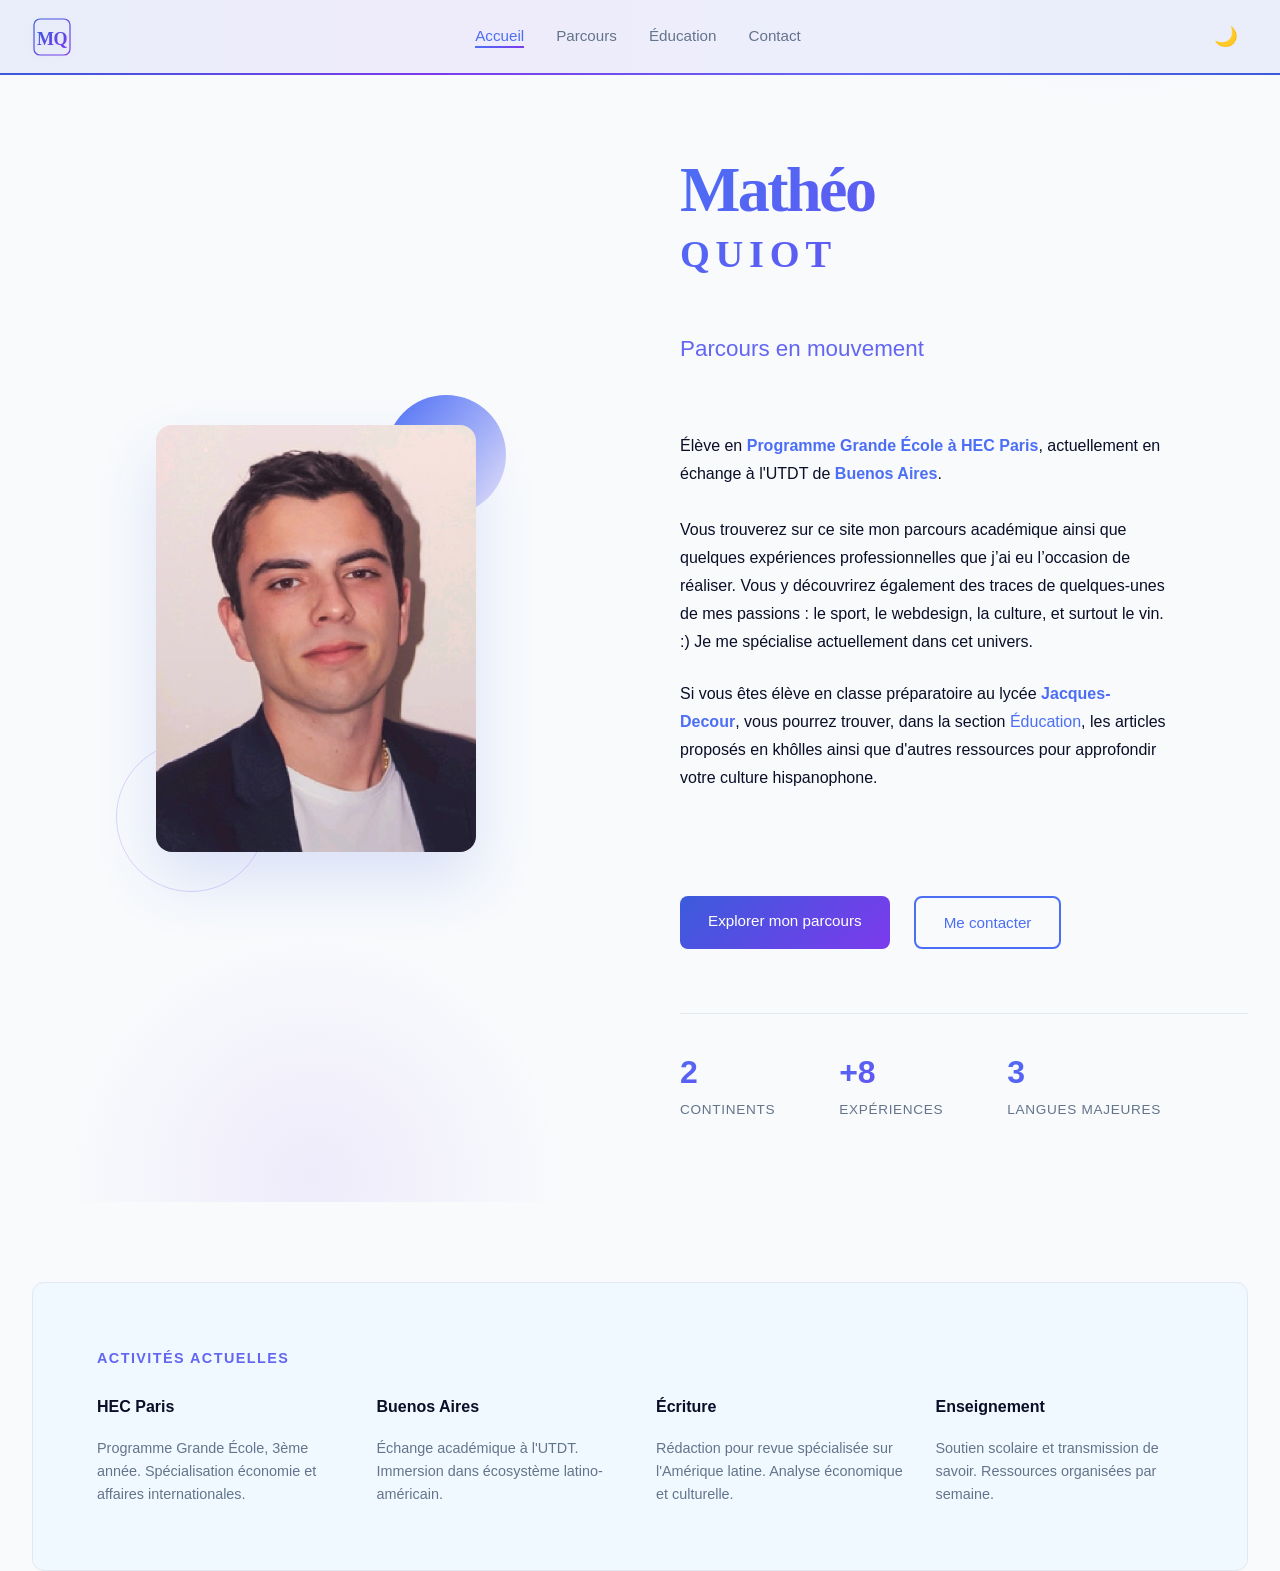
<file: docs/index.html>
<!DOCTYPE html>
<html lang="fr">
<head>
  <meta charset="UTF-8">
  <meta name="viewport" content="width=device-width, initial-scale=1.0">
  <meta name="description" content="Mathéo Quiot - Élève à HEC Paris, en échange à Buenos Aires. Exploration de trajectoires intellectuelles, géographiques et créatives entre Paris, Lyon et Buenos Aires.">
  <title>Mathéo Quiot</title>
  <link rel="stylesheet" href="styles/base.css">
  <link rel="stylesheet" href="styles/home.css">
</head>
<body>

<!-- NAVIGATION -->
<nav>
  <a href="index.html" class="nav-logo">
    <svg width="40" height="40" viewBox="0 0 40 40" fill="none" xmlns="http://www.w3.org/2000/svg" class="logo-svg">
      <defs>
        <linearGradient id="logoPro" x1="0%" y1="0%" x2="100%" y2="100%">
          <stop offset="0%" style="stop-color:#3b5bdb;stop-opacity:1" />
          <stop offset="100%" style="stop-color:#7c3aed;stop-opacity:1" />
        </linearGradient>
      </defs>
      
      <!-- Carré extérieur minimaliste -->
      <rect x="2" y="2" width="36" height="36" rx="6" stroke="url(#logoPro)" stroke-width="1.2" fill="none"/>
      
      <!-- Texte monogramme MQ - Georgia serif élégante -->
      <text x="20" y="28" font-family="'Georgia', 'Garamond', serif" font-size="18" font-weight="700" text-anchor="middle" fill="url(#logoPro)" letter-spacing="-0.5">MQ</text>
    </svg>
  </a>
  
  <ul class="nav-links">
    <li><a href="index.html" class="active">Accueil</a></li>
    <li><a href="parcours.html">Parcours</a></li>
    <li><a href="education.html">Éducation</a></li>
    <li><a href="contact.html">Contact</a></li>
  </ul>

  <div class="nav-controls">
    <button class="theme-toggle" aria-label="Basculer le thème">🌙</button>
    <button class="menu-toggle" aria-label="Menu">
      <span></span>
      <span></span>
      <span></span>
    </button>
  </div>
</nav>

<!-- CONTENU PRINCIPAL -->
<main>
  <section class="hero">
    <!-- Gradients background animés -->
    <div></div>

    <div class="hero-content">
      <!-- Colonne gauche: Image -->
      <div class="hero-visual">
        <div class="image-wrapper">
          <div class="image-frame">
            <img 
              src="assets/images/photo.jpeg" 
              alt="Mathéo Quiot" 
              class="profile-img"
            />
          </div>
          <div class="image-overlay"></div>
          <div class="image-glow"></div>
          <div class="image-accent"></div>
          <div class="image-accent2"></div>
        </div>
      </div>

      <!-- Colonne droite: Texte -->
      <div class="hero-text">
        <h1>Mathéo<span style="display: block; font-size: 0.6em; margin-top: 0.2em; letter-spacing: 0.15em;">QUIOT</span></h1>
        
        <div class="hero-subtitle">
          Parcours en mouvement
        </div>

        <div class="hero-description">
          <p>
            Élève en <strong>Programme Grande École à HEC Paris</strong>, 
            actuellement en échange à l'UTDT de <strong>Buenos Aires</strong>. 
            <br><br>
            Vous trouverez sur ce site mon parcours académique ainsi que quelques expériences professionnelles que j’ai eu l’occasion de réaliser. Vous y découvrirez également des traces de quelques-unes de mes passions : le sport, le webdesign, la culture, et surtout le vin. :)

Je me spécialise actuellement dans cet univers. <p>Si vous êtes élève en classe préparatoire au lycée <strong>Jacques-Decour</strong>, vous pourrez trouver, dans la section <a href="education.html">Éducation</a>, les articles proposés en khôlles ainsi que d'autres ressources pour approfondir votre culture hispanophone.</p>
          </p>
        </div>

        <div class="hero-cta">
          <a href="parcours.html" class="btn btn-primary">Explorer mon parcours</a>
          <a href="contact.html" class="btn btn-secondary">Me contacter</a>
        </div>

        <div class="hero-stats">
          <div class="stat">
            <div class="stat-number">2</div>
            <div class="stat-label">Continents</div>
          </div>
          <div class="stat">
            <div class="stat-number">+8</div>
            <div class="stat-label">Expériences</div>
          </div>
          <div class="stat">
            <div class="stat-number">3</div>
            <div class="stat-label">Langues majeures</div>
          </div>
        </div>
      </div>
    </div>
  </section>

  <!-- SECTION HIGHLIGHTS: Activités actuelles -->
  <section class="container">
    <div class="section-highlight">
      <div class="highlight-title">Activités actuelles</div>
      <div class="highlight-content">
        <div class="highlight-item">
          <div class="highlight-item-title">HEC Paris</div>
          <div class="highlight-item-desc">Programme Grande École, 3ème année. Spécialisation économie et affaires internationales.</div>
        </div>
        <div class="highlight-item">
          <div class="highlight-item-title">Buenos Aires</div>
          <div class="highlight-item-desc">Échange académique à l'UTDT. Immersion dans écosystème latino-américain.</div>
        </div>
        <div class="highlight-item">
          <div class="highlight-item-title">Écriture</div>
          <div class="highlight-item-desc">Rédaction pour revue spécialisée sur l'Amérique latine. Analyse économique et culturelle.</div>
        </div>
        <div class="highlight-item">
          <div class="highlight-item-title">Enseignement</div>
          <div class="highlight-item-desc">Soutien scolaire et transmission de savoir. Ressources organisées par semaine.</div>
        </div>
      </div>
    </div>
  </section>
</main>

<script src="scripts/app.js"></script>
</body>
</html>
</file>
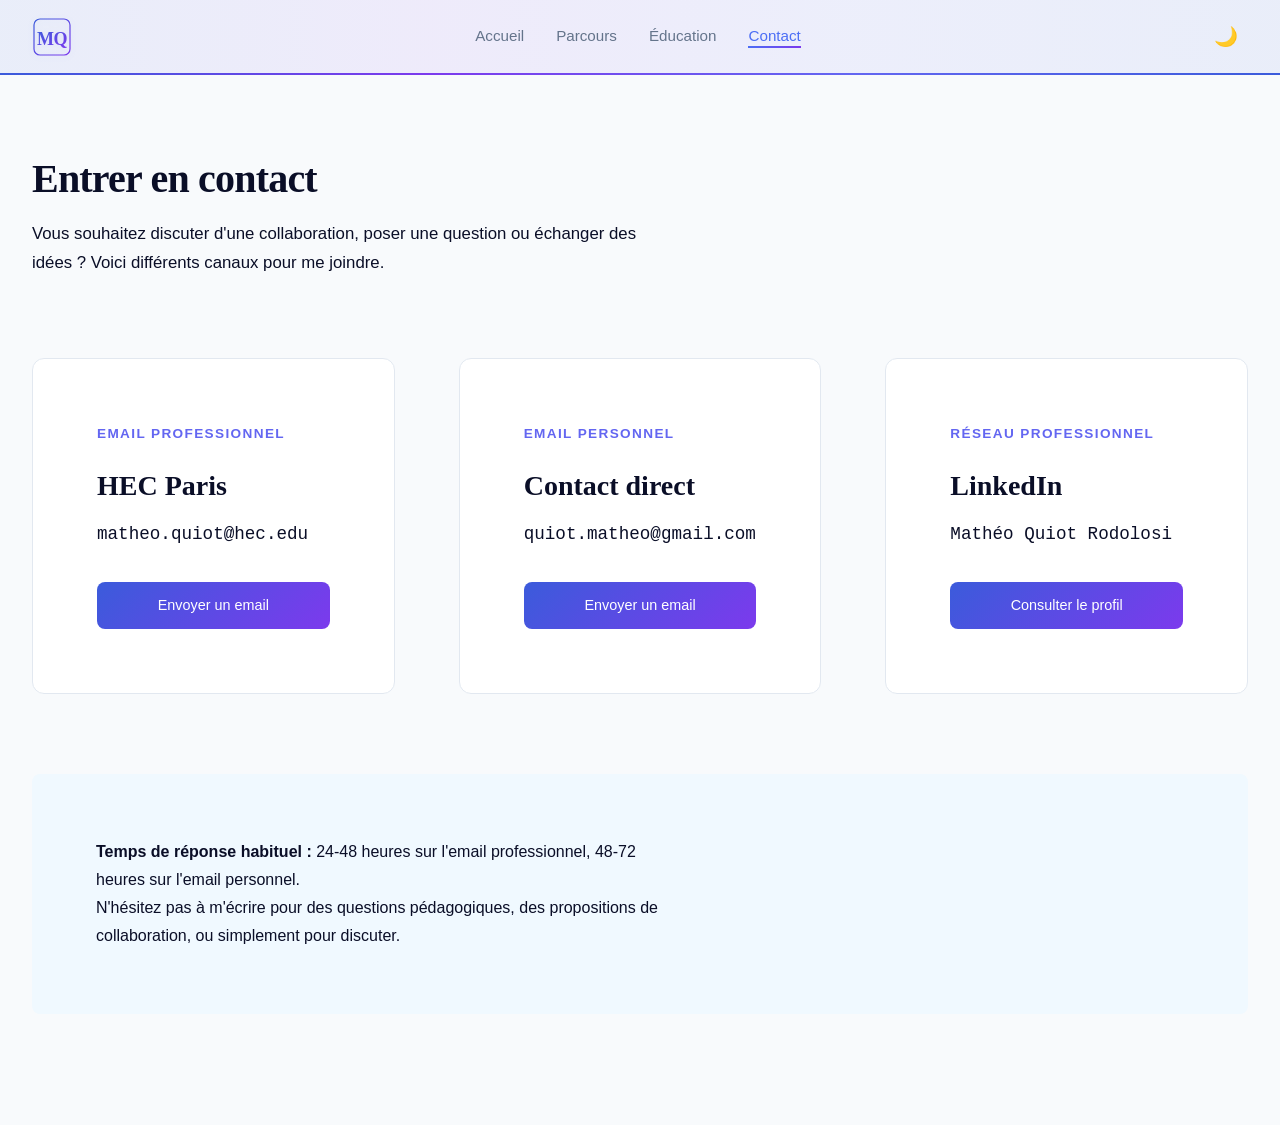
<file: docs/contact.html>
<!DOCTYPE html>
<html lang="fr">
<head>
  <meta charset="UTF-8">
  <meta name="viewport" content="width=device-width, initial-scale=1.0">
  <meta name="description" content="Contacter Mathéo Quiot">
  <title>Contact - Mathéo Quiot</title>
  <link rel="stylesheet" href="styles/base.css">
  <link rel="stylesheet" href="styles/contact.css">
</head>
<body>

<!-- NAVIGATION -->
<nav>
  <a href="index.html" class="nav-logo">
    <svg width="40" height="40" viewBox="0 0 40 40" fill="none" xmlns="http://www.w3.org/2000/svg" class="logo-svg">
      <defs>
        <linearGradient id="logoPro" x1="0%" y1="0%" x2="100%" y2="100%">
          <stop offset="0%" style="stop-color:#3b5bdb;stop-opacity:1" />
          <stop offset="100%" style="stop-color:#7c3aed;stop-opacity:1" />
        </linearGradient>
      </defs>
      
      <!-- Carré extérieur minimaliste -->
      <rect x="2" y="2" width="36" height="36" rx="6" stroke="url(#logoPro)" stroke-width="1.2" fill="none"/>
      
      <!-- Texte monogramme MQ - Georgia serif élégante -->
      <text x="20" y="28" font-family="'Georgia', 'Garamond', serif" font-size="18" font-weight="700" text-anchor="middle" fill="url(#logoPro)" letter-spacing="-0.5">MQ</text>
    </svg>
  </a>
  
  <ul class="nav-links">
    <li><a href="index.html">Accueil</a></li>
    <li><a href="parcours.html">Parcours</a></li>
    <li><a href="education.html">Éducation</a></li>
    <li><a href="contact.html" class="active">Contact</a></li>
  </ul>

  <div class="nav-controls">
    <button class="theme-toggle" aria-label="Basculer le thème">🌙</button>
    <button class="menu-toggle">
      <span></span>
      <span></span>
      <span></span>
    </button>
  </div>
</nav>

<!-- CONTENU PRINCIPAL -->
<main>
  <section class="contact-section">
    <div class="container">
      <div class="contact-header">
        <h2>Entrer en contact</h2>
        <p class="contact-intro">
          Vous souhaitez discuter d'une collaboration, poser une question ou échanger des idées ? 
          Voici différents canaux pour me joindre.
        </p>
      </div>

      <!-- GRILLE DE CONTACTS -->
      <div class="contacts-grid">
        <!-- Email professionnel -->
        <div class="contact-card">
          <div class="contact-type">Email professionnel</div>
          <h3>HEC Paris</h3>
          <p class="contact-value">matheo.quiot@hec.edu</p>
          <div class="contact-actions">
            <a href="mailto:matheo.quiot@hec.edu" class="contact-btn">Envoyer un email</a>
          </div>
        </div>

        <!-- Email personnel -->
        <div class="contact-card">
          <div class="contact-type">Email personnel</div>
          <h3>Contact direct</h3>
          <p class="contact-value">quiot.matheo@gmail.com</p>
          <div class="contact-actions">
            <a href="mailto:quiot.matheo@gmail.com" class="contact-btn">Envoyer un email</a>
          </div>
        </div>

        <!-- LinkedIn -->
        <div class="contact-card">
          <div class="contact-type">Réseau professionnel</div>
          <h3>LinkedIn</h3>
          <p class="contact-value">Mathéo Quiot Rodolosi</p>
          <div class="contact-actions">
            <a href="https://www.linkedin.com/in/math%C3%A9o-quiot-rodolosi-23a260212/" target="_blank" class="contact-btn">Consulter le profil</a>
          </div>
        </div>
      </div>

      <!-- NOTE DE CONTACT -->
      <div class="contact-note">
        <p>
          <strong>Temps de réponse habituel :</strong> 24-48 heures sur l'email professionnel, 48-72 heures sur l'email personnel.
          <br />
          N'hésitez pas à m'écrire pour des questions pédagogiques, des propositions de collaboration, ou simplement pour discuter.
        </p>
      </div>
    </div>
  </section>
</main>

<script src="scripts/app.js"></script>
</body>
</html>
</file>
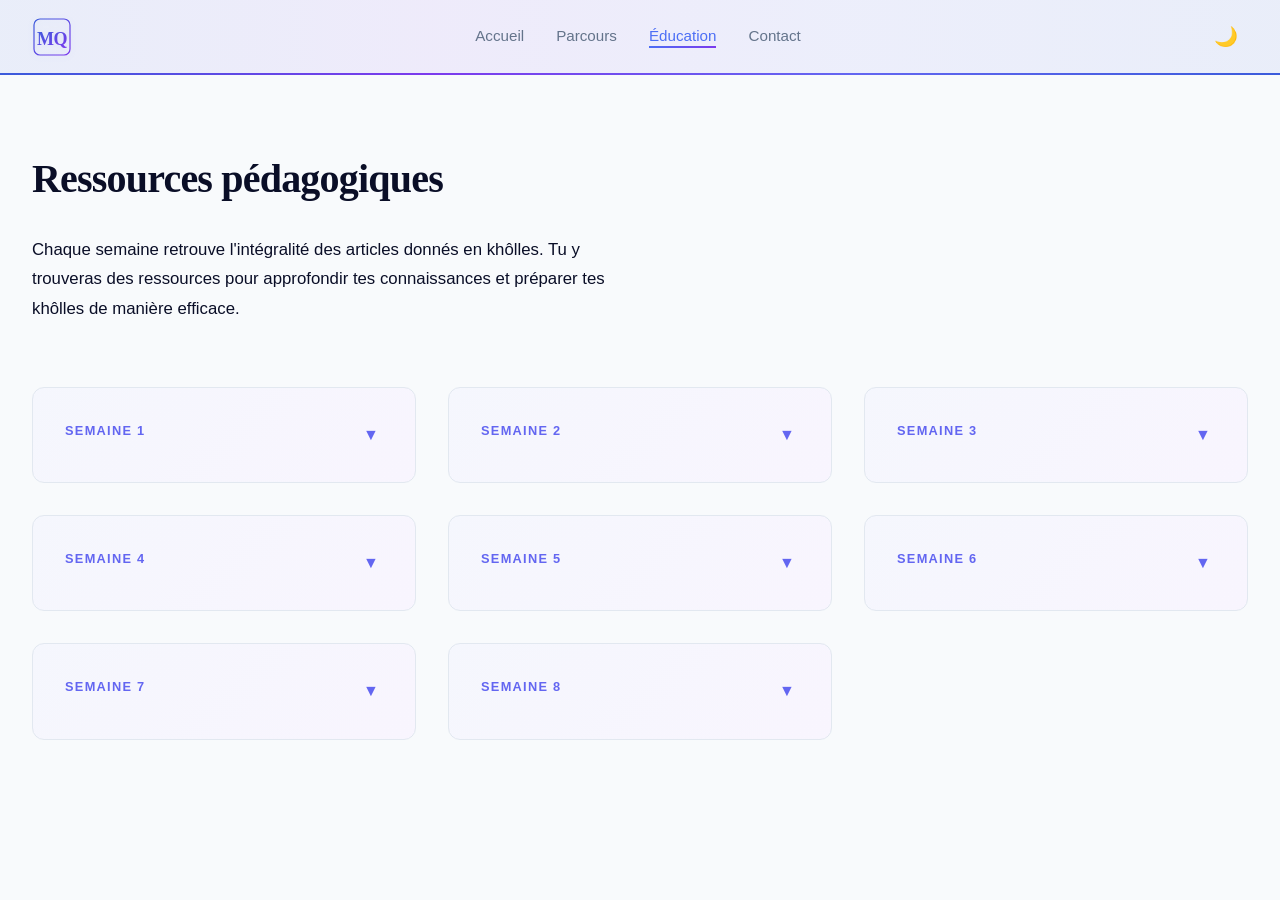
<file: docs/education.html>
<!DOCTYPE html>
<html lang="fr">
<head>
  <meta charset="UTF-8">
  <meta name="viewport" content="width=device-width, initial-scale=1.0">
  <meta name="description" content="Ressources pédagogiques - Mathéo Quiot">
  <title>Ressources - Mathéo Quiot</title>
  <link rel="stylesheet" href="styles/base.css">
  <link rel="stylesheet" href="styles/education.css">
</head>
<body>

<!-- NAVIGATION -->
<nav>
  <a href="index.html" class="nav-logo">
    <svg width="40" height="40" viewBox="0 0 40 40" fill="none" xmlns="http://www.w3.org/2000/svg" class="logo-svg">
      <defs>
        <linearGradient id="logoPro" x1="0%" y1="0%" x2="100%" y2="100%">
          <stop offset="0%" style="stop-color:#3b5bdb;stop-opacity:1" />
          <stop offset="100%" style="stop-color:#7c3aed;stop-opacity:1" />
        </linearGradient>
      </defs>
      
      <!-- Carré extérieur minimaliste -->
      <rect x="2" y="2" width="36" height="36" rx="6" stroke="url(#logoPro)" stroke-width="1.2" fill="none"/>
      
      <!-- Texte monogramme MQ - Georgia serif élégante -->
      <text x="20" y="28" font-family="'Georgia', 'Garamond', serif" font-size="18" font-weight="700" text-anchor="middle" fill="url(#logoPro)" letter-spacing="-0.5">MQ</text>
    </svg>
  </a>
  
  <ul class="nav-links">
    <li><a href="index.html">Accueil</a></li>
    <li><a href="parcours.html">Parcours</a></li>
    <li><a href="education.html" class="active">Éducation</a></li>
    <li><a href="contact.html">Contact</a></li>
  </ul>

  <div class="nav-controls">
    <button class="theme-toggle" aria-label="Basculer le thème">🌙</button>
    <button class="menu-toggle" aria-label="Menu">
      <span></span>
      <span></span>
      <span></span>
    </button>
  </div>
</nav>

<!-- CONTENU PRINCIPAL -->
<main>
  <section class="education-section">
    <div class="container">
      <div class="education-header">
        <h2>Ressources pédagogiques</h2>
        <p class="education-intro">
          Chaque semaine retrouve l'intégralité des articles donnés en khôlles. Tu y trouveras des ressources pour approfondir tes connaissances et préparer tes khôlles de manière efficace.
        </p>
      </div>

      <!-- WEEKS CONTAINER -->
      <div class="weeks-container">
        <!-- SEMAINE 1 -->
        <div class="week-card">
          <div class="week-header">
            <div class="week-header-content">
              <div class="week-number">Semaine 1</div>
            </div>
            <div class="week-toggle">▼</div>
          </div>
          <div class="week-content">
            <div class="week-content-inner">
              <div class="resources-list">
                <div class="resource-item">
                  <div class="resource-info">
                    <div class="resource-name">Bukele et l'Intelligence Artificielle </div>
                  </div>
                  <a href="assets/documents/semaine1/BUKELE E IA.pdf" class="resource-link" download>Télécharger</a>
                </div>
                <div class="resource-item">
                  <div class="resource-info">
                    <div class="resource-name">Le Cannabis Uruguay</div>
                  </div>
                  <a href="assets/documents/semaine1/canabis uruguay.pdf" class="resource-link" download>Télécharger</a>
                </div>
                <div class="resource-item">
                  <div class="resource-info">
                    <div class="resource-name">Le Bipartisme En Espagne</div>
                  </div>
                  <a href="https://major-prepa.com/espagnol/bipartisme-espagne-mort/" class="resource-link" target="_blank">Lire l'article</a>
                </div>
              </div>
            </div>
          </div>
        </div>

        <!-- SEMAINE 2 -->
        <div class="week-card">
          <div class="week-header">
            <div class="week-header-content">
              <div class="week-number">Semaine 2</div>
            </div>
            <div class="week-toggle">▼</div>
          </div>
          <div class="week-content">
            <div class="week-content-inner">
              <div class="resources-list">
                <div class="resource-item">
                  <div class="resource-info">
                    <div class="resource-name">Article 1</div>
                  </div>
                  <a href="#" class="resource-link placeholder">À venir</a>
                </div>
                <div class="resource-item">
                  <div class="resource-info">
                    <div class="resource-name">Article 2</div>
                  </div>
                  <a href="#" class="resource-link placeholder">À venir</a>
                </div>
              </div>
            </div>
          </div>
        </div>

        <!-- SEMAINE 3 -->
        <div class="week-card">
          <div class="week-header">
            <div class="week-header-content">
              <div class="week-number">Semaine 3</div>
            </div>
            <div class="week-toggle">▼</div>
          </div>
          <div class="week-content">
            <div class="week-content-inner">
              <div class="resources-list">
                <div class="resource-item">
                  <div class="resource-info">
                    <div class="resource-name">Article 1</div>
                  </div>
                  <a href="#" class="resource-link placeholder">À venir</a>
                </div>
                <div class="resource-item">
                  <div class="resource-info">
                    <div class="resource-name">Article 2</div>
                  </div>
                  <a href="#" class="resource-link placeholder">À venir</a>
                </div>
                <div class="resource-item">
                  <div class="resource-info">
                    <div class="resource-name">Article 3</div>
                  </div>
                  <a href="#" class="resource-link placeholder">À venir</a>
                </div>
              </div>
            </div>
          </div>
        </div>

        <!-- SEMAINE 4 -->
        <div class="week-card">
          <div class="week-header">
            <div class="week-header-content">
              <div class="week-number">Semaine 4</div>
            </div>
            <div class="week-toggle">▼</div>
          </div>
          <div class="week-content">
            <div class="week-content-inner">
              <div class="resources-list">
                <div class="resource-item">
                  <div class="resource-info">
                    <div class="resource-name">Article 1</div>
                  </div>
                  <a href="#" class="resource-link placeholder">À venir</a>
                </div>
                <div class="resource-item">
                  <div class="resource-info">
                    <div class="resource-name">Article 2</div>
                  </div>
                  <a href="#" class="resource-link placeholder">À venir</a>
                </div>
              </div>
            </div>
          </div>
        </div>

        <!-- SEMAINE 5 -->
        <div class="week-card">
          <div class="week-header">
            <div class="week-header-content">
              <div class="week-number">Semaine 5</div>
            </div>
            <div class="week-toggle">▼</div>
          </div>
          <div class="week-content">
            <div class="week-content-inner">
              <div class="resources-list">
                <div class="resource-item">
                  <div class="resource-info">
                    <div class="resource-name">Article 1</div>
                  </div>
                  <a href="#" class="resource-link placeholder">À venir</a>
                </div>
                <div class="resource-item">
                  <div class="resource-info">
                    <div class="resource-name">Article 2</div>
                  </div>
                  <a href="#" class="resource-link placeholder">À venir</a>
                </div>
                <div class="resource-item">
                  <div class="resource-info">
                    <div class="resource-name">Article 3</div>
                  </div>
                  <a href="#" class="resource-link placeholder">À venir</a>
                </div>
              </div>
            </div>
          </div>
        </div>

        <!-- SEMAINE 6 -->
        <div class="week-card">
          <div class="week-header">
            <div class="week-header-content">
              <div class="week-number">Semaine 6</div>
            </div>
            <div class="week-toggle">▼</div>
          </div>
          <div class="week-content">
            <div class="week-content-inner">
              <div class="resources-list">
                <div class="resource-item">
                  <div class="resource-info">
                    <div class="resource-name">Article 1</div>
                  </div>
                  <a href="#" class="resource-link placeholder">À venir</a>
                </div>
                <div class="resource-item">
                  <div class="resource-info">
                    <div class="resource-name">Article 2</div>
                  </div>
                  <a href="#" class="resource-link placeholder">À venir</a>
                </div>
              </div>
            </div>
          </div>
        </div>

        <!-- SEMAINE 7 -->
        <div class="week-card">
          <div class="week-header">
            <div class="week-header-content">
              <div class="week-number">Semaine 7</div>
            </div>
            <div class="week-toggle">▼</div>
          </div>
          <div class="week-content">
            <div class="week-content-inner">
              <div class="resources-list">
                <div class="resource-item">
                  <div class="resource-info">
                    <div class="resource-name">Article 1</div>
                  </div>
                  <a href="#" class="resource-link placeholder">À venir</a>
                </div>
                <div class="resource-item">
                  <div class="resource-info">
                    <div class="resource-name">Article 2</div>
                  </div>
                  <a href="#" class="resource-link placeholder">À venir</a>
                </div>
                <div class="resource-item">
                  <div class="resource-info">
                    <div class="resource-name">Article 3</div>
                  </div>
                  <a href="#" class="resource-link placeholder">À venir</a>
                </div>
              </div>
            </div>
          </div>
        </div>

        <!-- SEMAINE 8 -->
        <div class="week-card">
          <div class="week-header">
            <div class="week-header-content">
              <div class="week-number">Semaine 8</div>
            </div>
            <div class="week-toggle">▼</div>
          </div>
          <div class="week-content">
            <div class="week-content-inner">
              <div class="resources-list">
                <div class="resource-item">
                  <div class="resource-info">
                    <div class="resource-name">Article 1</div>
                  </div>
                  <a href="#" class="resource-link placeholder">À venir</a>
                </div>
                <div class="resource-item">
                  <div class="resource-info">
                    <div class="resource-name">Article 2</div>
                  </div>
                  <a href="#" class="resource-link placeholder">À venir</a>
                </div>
                <div class="resource-item">
                  <div class="resource-info">
                    <div class="resource-name">Article 3</div>
                  </div>
                  <a href="#" class="resource-link placeholder">À venir</a>
                </div>
              </div>
            </div>
          </div>
        </div>
      </div>

      
    </div>
  </section>
</main>

<script src="scripts/app.js"></script>
</body>
</html>
</file>
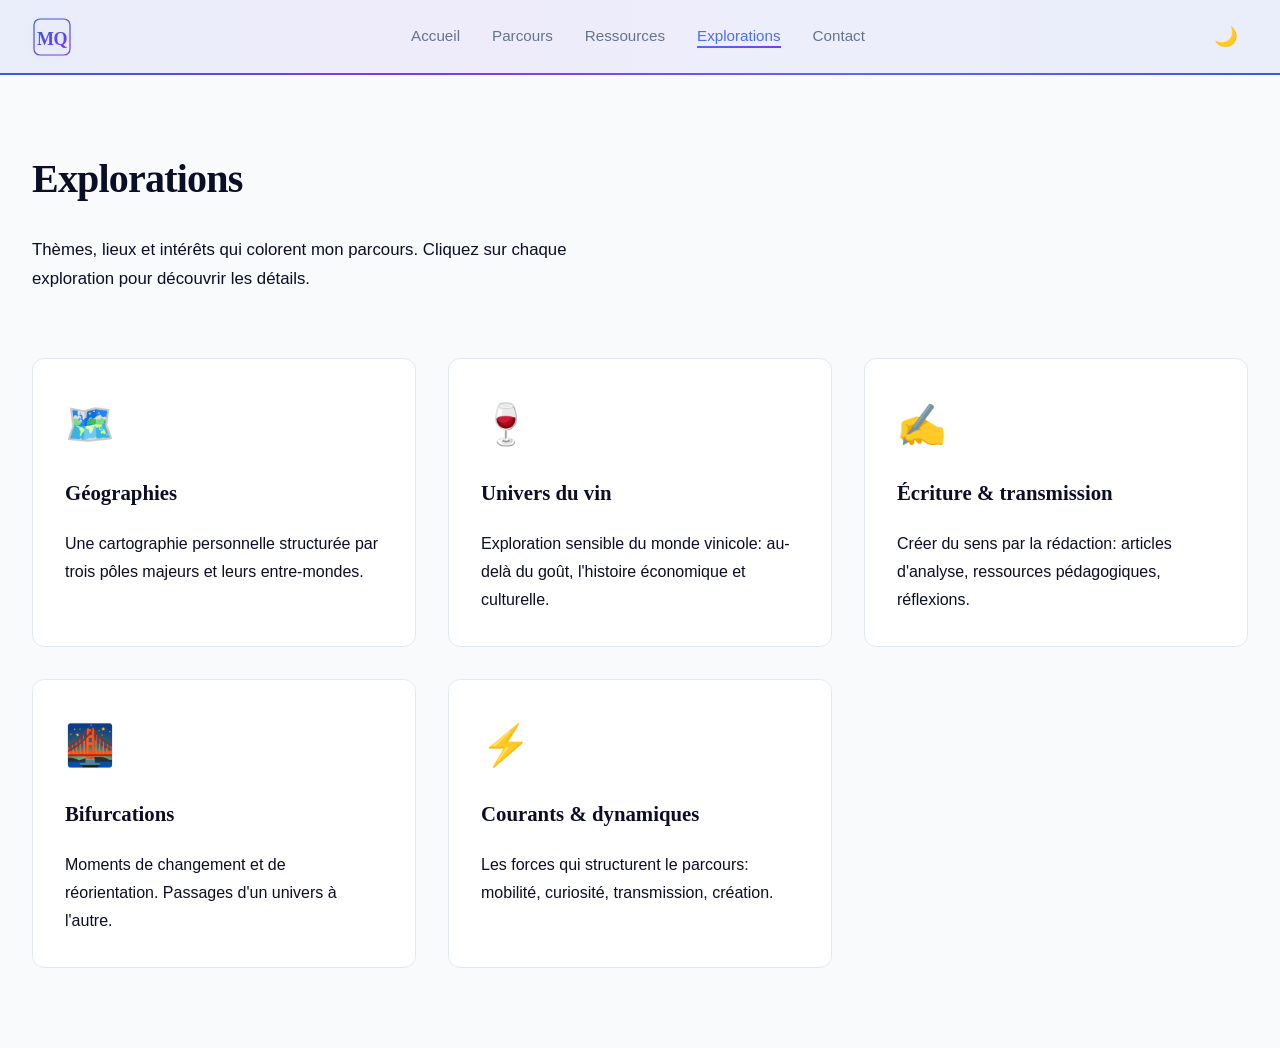
<file: docs/explorations.html>
<!DOCTYPE html>
<html lang="fr">
<head>
  <meta charset="UTF-8">
  <meta name="viewport" content="width=device-width, initial-scale=1.0">
  <meta name="description" content="Explorations - Géographies, themes et réflexions de Mathéo Quiot">
  <title>Explorations - Mathéo Quiot</title>
  <link rel="stylesheet" href="styles/base.css">
  <style>
    /* Styles pour la page explorations */
    .explorations-section {
      padding: var(--space-3xl) 0;
    }

    .explorations-header {
      margin-bottom: var(--space-2xl);
      animation: slideInUp var(--duration-normal) var(--ease-out));
    }

    .explorations-intro {
      font-size: 1.05rem;
      color: var(--fg-secondary);
      max-width: 65ch;
      margin-bottom: var(--space-lg);
    }

    .explorations-grid {
      display: grid;
      grid-template-columns: repeat(auto-fit, minmax(300px, 1fr));
      gap: var(--space-lg);
      margin-top: var(--space-2xl);
    }

    .exploration-card {
      padding: var(--space-lg);
      background: var(--bg-secondaire);
      border: 1px solid var(--border-color);
      border-radius: 12px;
      transition: all var(--duration-normal) var(--ease-in-out));
      cursor: pointer;
      position: relative;
      overflow: hidden;
      animation: slideInUp var(--duration-normal) var(--ease-out));
    }

    .exploration-card:nth-child(1) { animation-delay: 0.1s; }
    .exploration-card:nth-child(2) { animation-delay: 0.2s; }
    .exploration-card:nth-child(3) { animation-delay: 0.3s; }
    .exploration-card:nth-child(4) { animation-delay: 0.4s; }
    .exploration-card:nth-child(5) { animation-delay: 0.5s; }

    .exploration-card::before {
      content: '';
      position: absolute;
      top: 0;
      left: -100%;
      width: 100%;
      height: 100%;
      background: linear-gradient(90deg, transparent, rgba(59, 91, 219, 0.1), transparent);
      transition: left var(--duration-normal) var(--ease-in-out));
      z-index: 1;
    }

    .exploration-card:hover {
      border-color: var(--bleu-clair);
      box-shadow: var(--shadow-md);
      transform: translateY(-4px);
    }

    .exploration-card:hover::before {
      left: 100%;
    }

    .exploration-icon {
      font-size: 2.5rem;
      margin-bottom: var(--space-md);
      display: inline-block;
    }

    .exploration-card h3 {
      margin-bottom: var(--space-md);
      font-size: 1.3rem;
      position: relative;
      z-index: 2;
    }

    .exploration-card p {
      margin: 0;
      position: relative;
      z-index: 2;
    }

    .exploration-details {
      margin-top: var(--space-lg);
      padding-top: var(--space-lg);
      border-top: 1px solid var(--border-color);
      display: none;
    }

    .exploration-card.active .exploration-details {
      display: block;
    }

    .detail-point {
      margin-bottom: var(--space-sm);
      font-size: 0.9rem;
      padding-left: var(--space-md);
      border-left: 2px solid var(--bleu-clair);
      color: var(--fg-secondary);
    }

    .location-grid {
      display: grid;
      grid-template-columns: repeat(auto-fit, minmax(150px, 1fr));
      gap: var(--space-md);
      margin-top: var(--space-lg);
    }

    .location-card {
      padding: var(--space-md);
      background: var(--frost);
      border-radius: 8px;
      text-align: center;
      transition: all var(--duration-fast) var(--ease-in-out));
    }

    .location-card:hover {
      border: 1px solid var(--bleu-clair);
    }

    .location-name {
      font-weight: 600;
      color: var(--fg-primaire);
      margin-bottom: var(--space-xs);
    }

    .location-desc {
      font-size: 0.8rem;
      color: var(--fg-tertiaire);
    }

    @media (max-width: 768px) {
      .explorations-grid {
        grid-template-columns: 1fr;
      }
    }
  </style>
</head>
<body>

<!-- NAVIGATION -->
<nav>
  <a href="index.html" class="nav-logo">
    <svg width="40" height="40" viewBox="0 0 40 40" fill="none" xmlns="http://www.w3.org/2000/svg" class="logo-svg">
      <defs>
        <linearGradient id="logoPro" x1="0%" y1="0%" x2="100%" y2="100%">
          <stop offset="0%" style="stop-color:#3b5bdb;stop-opacity:1" />
          <stop offset="100%" style="stop-color:#7c3aed;stop-opacity:1" />
        </linearGradient>
      </defs>
      
      <!-- Carré extérieur minimaliste -->
      <rect x="2" y="2" width="36" height="36" rx="6" stroke="url(#logoPro)" stroke-width="1.2" fill="none"/>
      
      <!-- Texte monogramme MQ - Georgia serif élégante -->
      <text x="20" y="28" font-family="'Georgia', 'Garamond', serif" font-size="18" font-weight="700" text-anchor="middle" fill="url(#logoPro)" letter-spacing="-0.5">MQ</text>
    </svg>
  </a>
  
  <ul class="nav-links">
    <li><a href="index.html">Accueil</a></li>
    <li><a href="parcours.html">Parcours</a></li>
    <li><a href="education.html">Ressources</a></li>
    <li><a href="explorations.html" class="active">Explorations</a></li>
    <li><a href="contact.html">Contact</a></li>
  </ul>

  <div class="nav-controls">
    <button class="theme-toggle" aria-label="Basculer le thème">🌙</button>
    <button class="menu-toggle" aria-label="Menu">
      <span></span>
      <span></span>
      <span></span>
    </button>
  </div>
</nav>

<!-- CONTENU PRINCIPAL -->
<main>
  <section class="explorations-section">
    <div class="container">
      <div class="explorations-header">
        <h2>Explorations</h2>
        <p class="explorations-intro">
          Thèmes, lieux et intérêts qui colorent mon parcours. Cliquez sur chaque exploration pour découvrir les détails.
        </p>
      </div>

      <!-- EXPLORATION CARDS -->
      <div class="explorations-grid">
        <!-- Géographies -->
        <div class="exploration-card">
          <div class="exploration-icon">🗺️</div>
          <h3>Géographies</h3>
          <p>
            Une cartographie personnelle structurée par trois pôles majeurs et leurs entre-mondes.
          </p>
          <div class="exploration-details">
            <div style="margin-bottom: var(--space-lg);">
              <div class="location-grid">
                <div class="location-card">
                  <div class="location-name">Lyon</div>
                  <div class="location-desc">Prépa, études, racines</div>
                </div>
                <div class="location-card">
                  <div class="location-name">Jouy-en-Josas</div>
                  <div class="location-desc">HEC Paris, 3 ans</div>
                </div>
                <div class="location-card">
                  <div class="location-name">Buenos Aires</div>
                  <div class="location-desc">Échange, découverte, latinité</div>
                </div>
              </div>
            </div>
            <div class="detail-point">Trajectoires entre France et Amérique latine</div>
            <div class="detail-point">Intérêt pour l'architecture urbaine et l'économie régionale</div>
            <div class="detail-point">Univers vinicoles: Bordeaux, Rioja, Mendoza</div>
          </div>
        </div>

        <!-- Univers du vin -->
        <div class="exploration-card">
          <div class="exploration-icon">🍷</div>
          <h3>Univers du vin</h3>
          <p>
            Exploration sensible du monde vinicole: au-delà du goût, l'histoire économique et culturelle.
          </p>
          <div class="exploration-details">
            <div class="detail-point">Commerce international et terroirs</div>
            <div class="detail-point">Évolution des marchés: France vs Nouveau Monde</div>
            <div class="detail-point">Géographie: Bordeaux, Bourgogne, Rioja, Argentine</div>
            <div class="detail-point">Dimension anthropologique et poétique</div>
            <div class="detail-point">Lien avec l'Amérique latine et les échanges</div>
          </div>
        </div>

        <!-- Écriture -->
        <div class="exploration-card">
          <div class="exploration-icon">✍️</div>
          <h3>Écriture & transmission</h3>
          <p>
            Créer du sens par la rédaction: articles d'analyse, ressources pédagogiques, réflexions.
          </p>
          <div class="exploration-details">
            <div class="detail-point">Articles sur l'Amérique latine pour revue spécialisée</div>
            <div class="detail-point">Ressources pédagogiques organisées et claires</div>
            <div class="detail-point">Approche: précision, accessibilité, élégance du style</div>
            <div class="detail-point">Transmission: enseignement et soutien scolaire</div>
            <div class="detail-point">Fragments: carnet de route, notes de lecture, pensées</div>
          </div>
        </div>

        <!-- Bifurcations -->
        <div class="exploration-card">
          <div class="exploration-icon">🌉</div>
          <h3>Bifurcations</h3>
          <p>
            Moments de changement et de réorientation. Passages d'un univers à l'autre.
          </p>
          <div class="exploration-details">
            <div class="detail-point">Lycée → Préparation → Grande École</div>
            <div class="detail-point">Bureau (finance) → Terrain (aide sociale)</div>
            <div class="detail-point">École → Transmission (soutien, ressources)</div>
            <div class="detail-point">France intensive → Échange à Buenos Aires</div>
            <div class="detail-point">De l'observation à la création: caissier, rédacteur, enseignant</div>
          </div>
        </div>

        <!-- Courants et dynamiques -->
        <div class="exploration-card">
          <div class="exploration-icon">⚡</div>
          <h3>Courants & dynamiques</h3>
          <p>
            Les forces qui structurent le parcours: mobilité, curiosité, transmission, création.
          </p>
          <div class="exploration-details">
            <div class="detail-point"><strong>Mobilité géographique:</strong> France, Amérique latine, horizons</div>
            <div class="detail-point"><strong>Mobilité intellectuelle:</strong> mathématiques, littérature, économie, anthropologie</div>
            <div class="detail-point"><strong>Transmission active:</strong> enseigner, partager, guider</div>
            <div class="detail-point"><strong>Curiosité systématique:</strong> comprendre les systèmes, les histoires, les enjeux</div>
            <div class="detail-point"><strong>Création consciente:</strong> écrire, organiser, structurer le sens</div>
          </div>
        </div>
      </div>
    </div>
  </section>
</main>

<script src="scripts/app.js"></script>
<script>
  // Rendre les cartes interactives (cliquer pour révéler les détails)
  document.querySelectorAll('.exploration-card').forEach(card => {
    card.addEventListener('click', function() {
      this.classList.toggle('active');
    });
  });
</script>
</body>
</html>
</file>
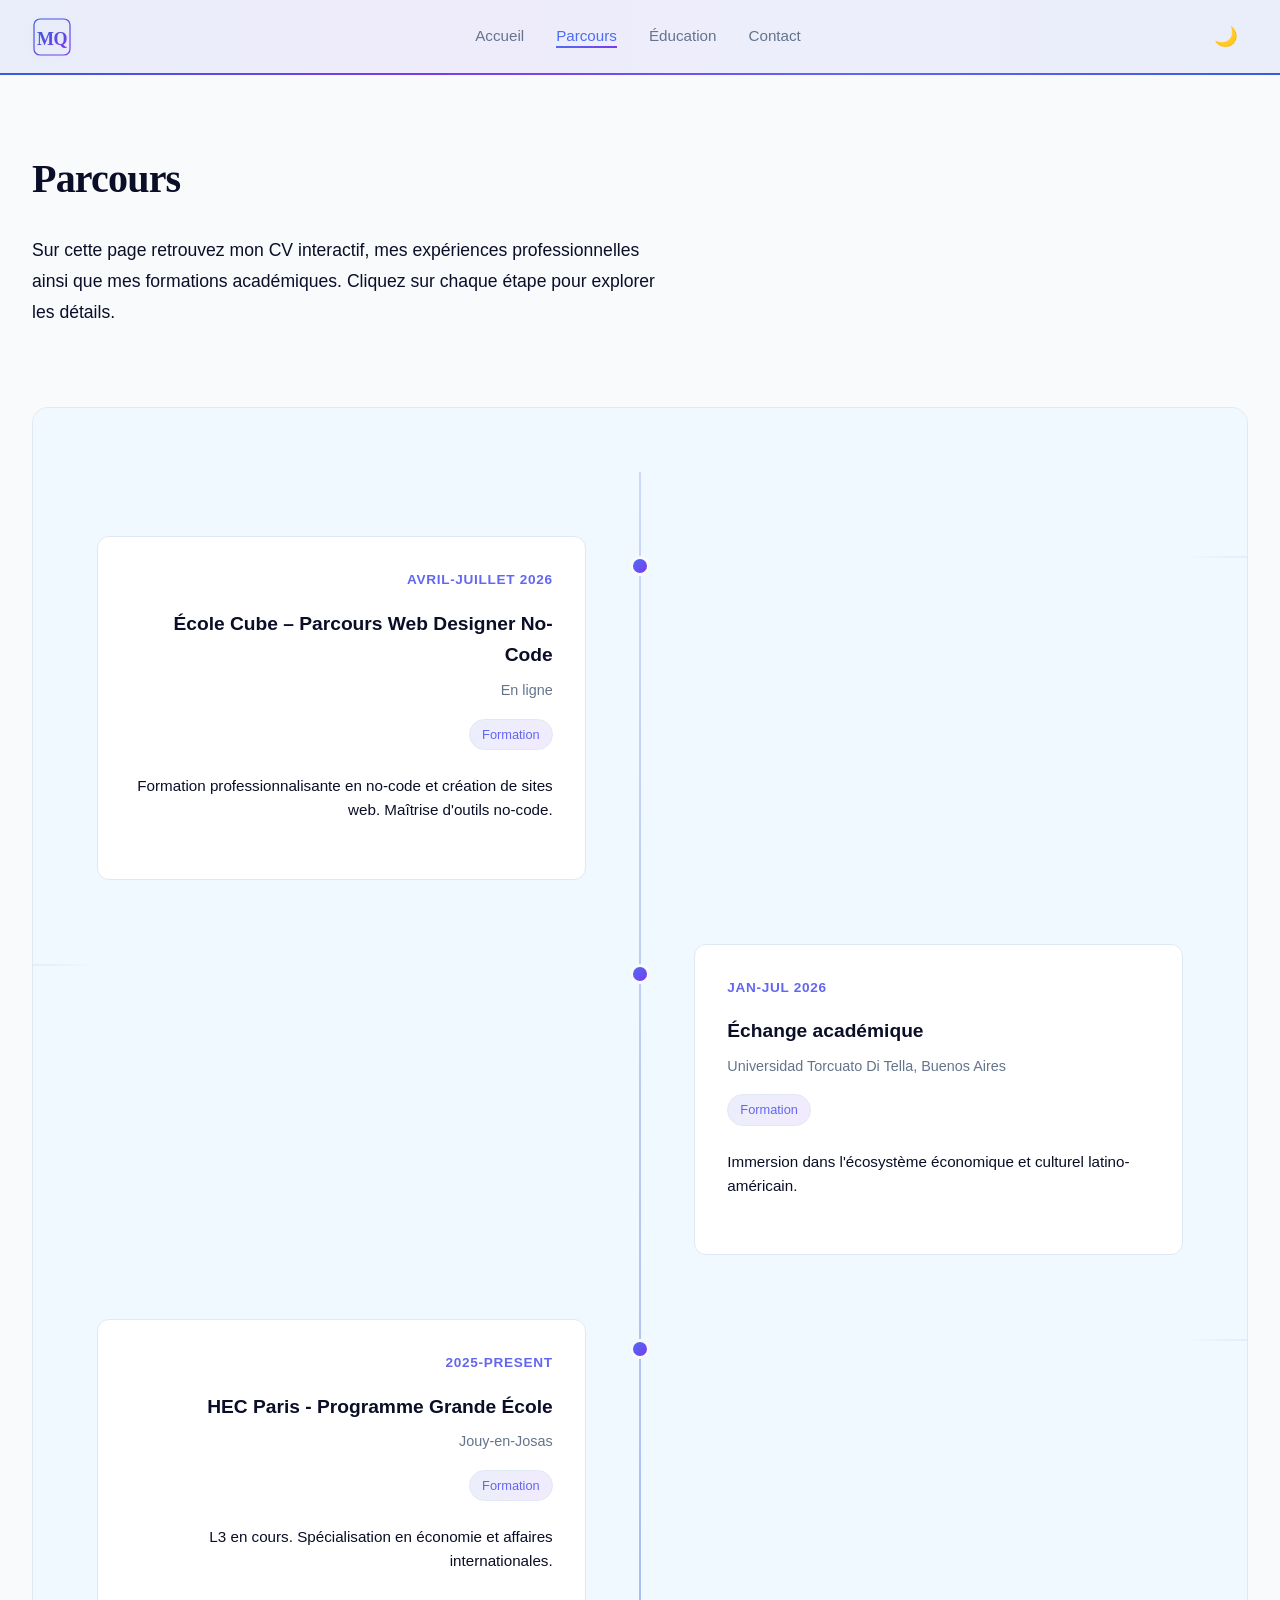
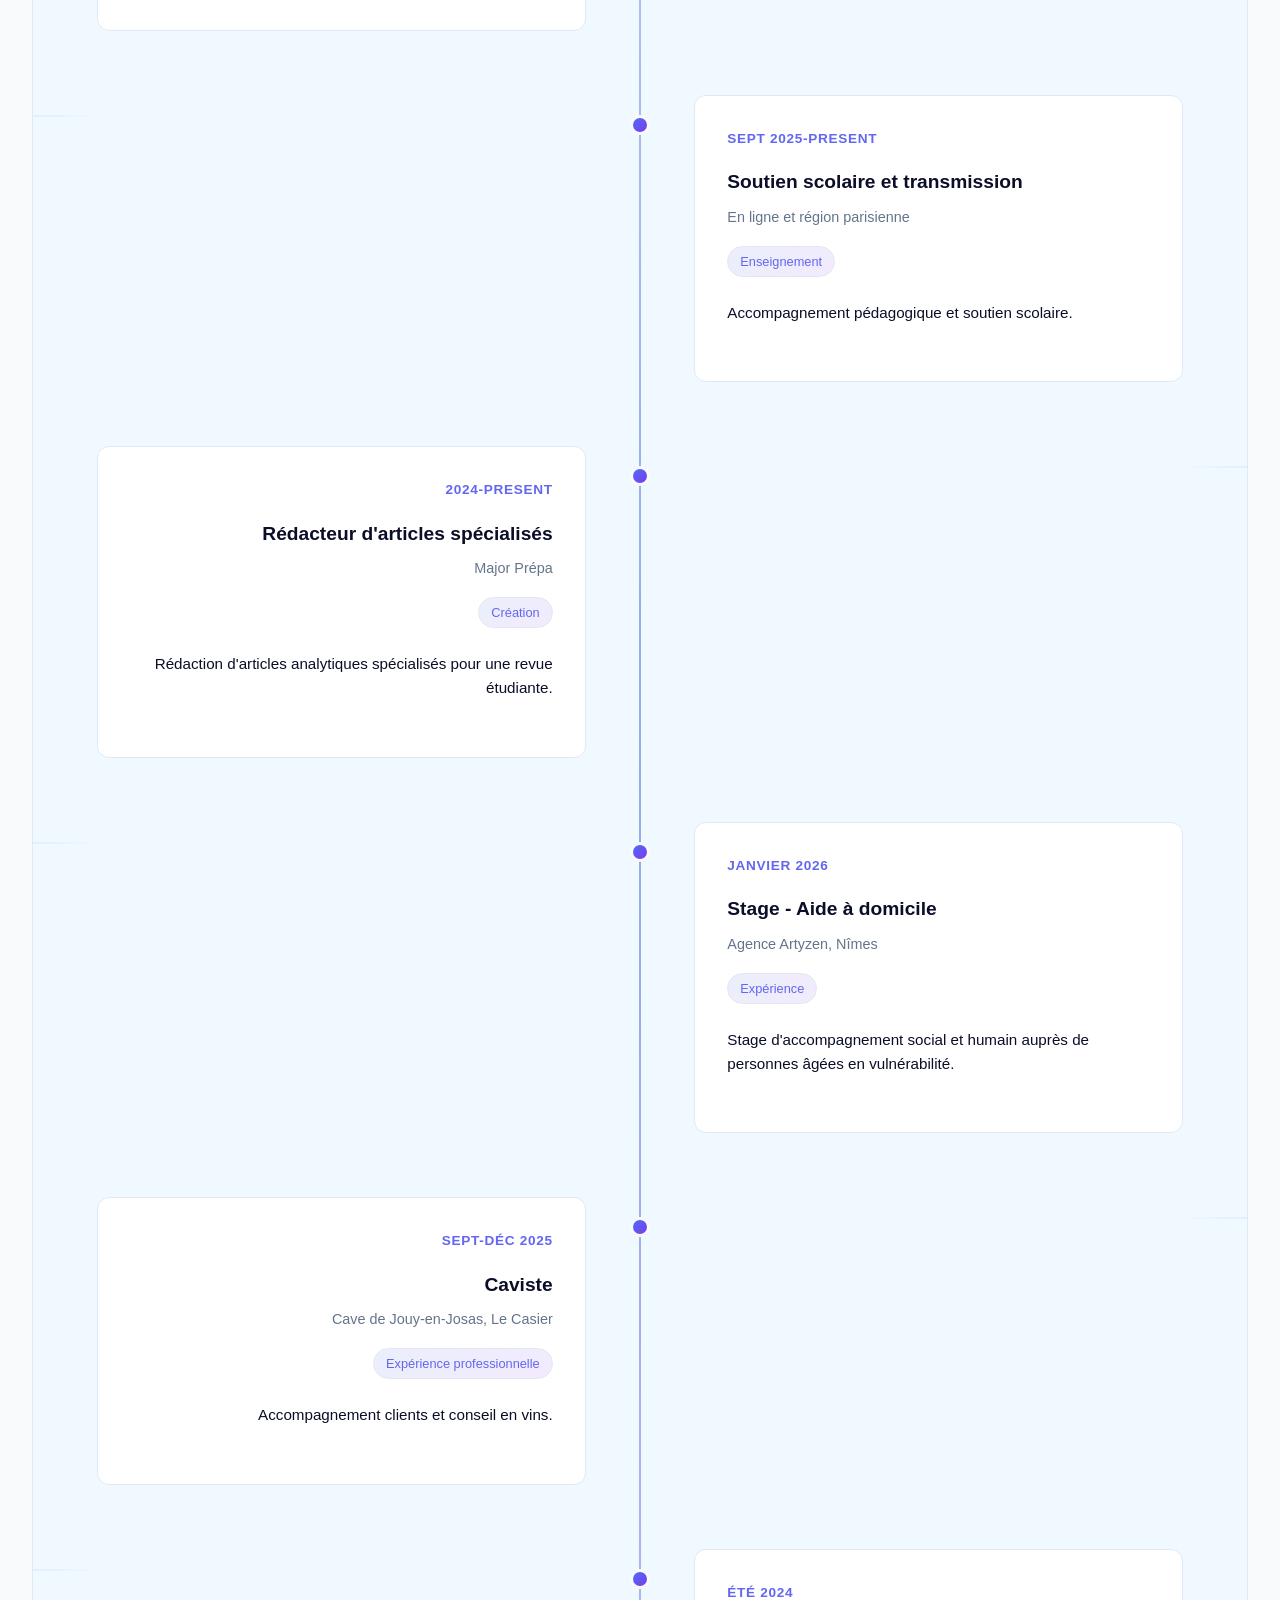
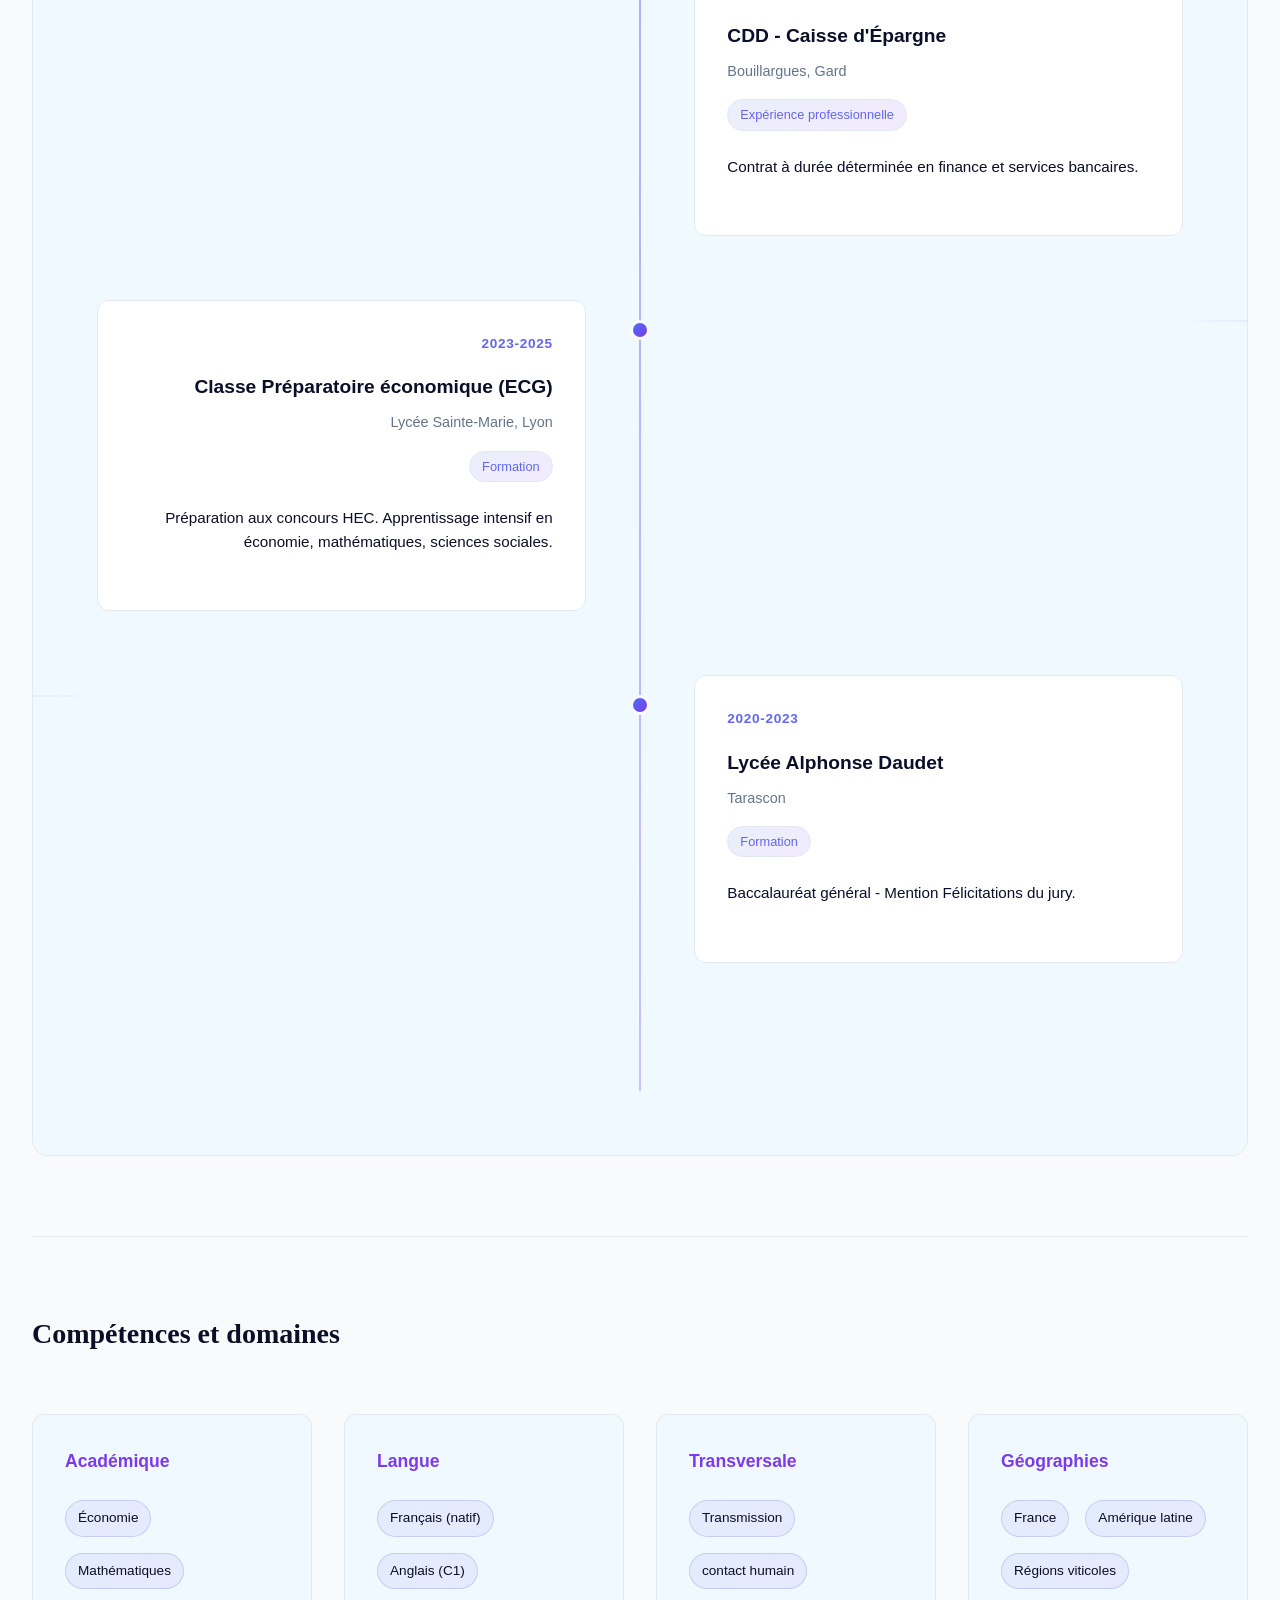
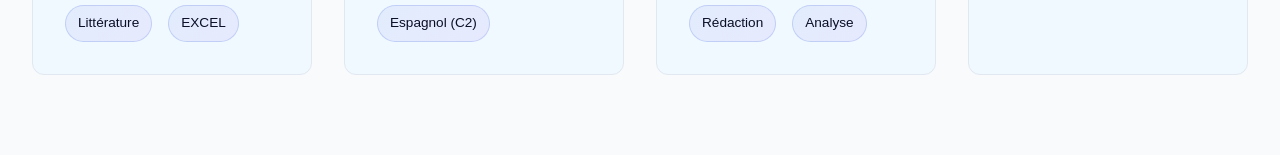
<file: docs/parcours.html>
<!DOCTYPE html>
<html lang="fr">
<head>
  <meta charset="UTF-8">
  <meta name="viewport" content="width=device-width, initial-scale=1.0">
  <meta name="description" content="Parcours de Mathéo Quiot - Trajectoire académique et professionnelle">
  <title>Parcours - Mathéo Quiot</title>
  <link rel="stylesheet" href="styles/base.css">
  <link rel="stylesheet" href="styles/parcours.css">
</head>
<body>

<!-- NAVIGATION -->
<nav>
  <a href="index.html" class="nav-logo">
    <svg width="40" height="40" viewBox="0 0 40 40" fill="none" xmlns="http://www.w3.org/2000/svg" class="logo-svg">
      <defs>
        <linearGradient id="logoPro" x1="0%" y1="0%" x2="100%" y2="100%">
          <stop offset="0%" style="stop-color:#3b5bdb;stop-opacity:1" />
          <stop offset="100%" style="stop-color:#7c3aed;stop-opacity:1" />
        </linearGradient>
      </defs>
      
      <!-- Carré extérieur minimaliste -->
      <rect x="2" y="2" width="36" height="36" rx="6" stroke="url(#logoPro)" stroke-width="1.2" fill="none"/>
      
      <!-- Texte monogramme MQ - Georgia serif élégante -->
      <text x="20" y="28" font-family="'Georgia', 'Garamond', serif" font-size="18" font-weight="700" text-anchor="middle" fill="url(#logoPro)" letter-spacing="-0.5">MQ</text>
    </svg>
  </a>
  
  <ul class="nav-links">
    <li><a href="index.html">Accueil</a></li>
    <li><a href="parcours.html" class="active">Parcours</a></li>
    <li><a href="education.html">Éducation</a></li>
    <li><a href="contact.html">Contact</a></li>
  </ul>

  <div class="nav-controls">
    <button class="theme-toggle" aria-label="Basculer le thème">🌙</button>
    <button class="menu-toggle" aria-label="Menu">
      <span></span>
      <span></span>
      <span></span>
    </button>
  </div>
</nav>

<!-- CONTENU PRINCIPAL -->
<main>
  <section class="parcours-section">
    <div class="container">
      <div class="parcours-header">
        <h2>Parcours</h2>
        <p class="parcours-intro">
          Sur cette page retrouvez mon CV interactif, mes expériences professionnelles ainsi que mes formations académiques. 
          Cliquez sur chaque étape pour explorer les détails.
        </p>
      </div>

      <!-- TRAJECTOIRE VISUELLE -->
      <div class="trajectory-container">
        <div class="trajectory-timeline">
          <!-- Ligne gradient centrale -->
          <div class="trajectory-line"></div>

          <!-- Items de la trajectoire -->
          <div class="trajectory-items">
            <!-- ÉCOLE CUBE - WEB DESIGNER NO-CODE -->
            <div class="trajectory-item">
              <div class="trajectory-connector"></div>
              <div class="trajectory-node"></div>
              <div class="item-content">
                <div class="item-year">Avril-Juillet 2026</div>
                <div class="item-title">École Cube – Parcours Web Designer No-Code</div>
                <div class="item-location">En ligne</div>
                <div class="item-type">Formation</div>
                <div class="item-description">
                  Formation professionnalisante en no-code et création de sites web. Maîtrise d'outils no-code.
                </div>
                <div class="item-details">
                  <div class="detail-item">
                    <div class="detail-label">Compétences</div>
                    <div class="detail-value">No-code, Web design, UX/UI design, Prototypage, Automatisation de workflows</div>
                  </div>
                </div>
              </div>
            </div>

            <!-- ÉCHANGE BUENOS AIRES -->
            <div class="trajectory-item">
              <div class="trajectory-connector"></div>
              <div class="trajectory-node"></div>
              <div class="item-content">
                <div class="item-year">Jan-Jul 2026</div>
                <div class="item-title">Échange académique</div>
                <div class="item-location">Universidad Torcuato Di Tella, Buenos Aires</div>
                <div class="item-type">Formation</div>
                <div class="item-description">
                  Immersion dans l'écosystème économique et culturel latino-américain.
                </div>
                <div class="item-details">
                  <div class="detail-item">
                    <div class="detail-label">Cours suivis</div>
                    <div class="detail-value">Urbanisme, WebDesign, Histoire de l'inflation en Argentine</div>
                  </div>
                </div>
              </div>
            </div>

            <!-- HEC PARIS -->
            <div class="trajectory-item">
              <div class="trajectory-connector"></div>
              <div class="trajectory-node"></div>
              <div class="item-content">
                <div class="item-year">2025-present</div>
                <div class="item-title">HEC Paris - Programme Grande École</div>
                <div class="item-location">Jouy-en-Josas</div>
                <div class="item-type">Formation</div>
                <div class="item-description">
                  L3 en cours. Spécialisation en économie et affaires internationales.
                </div>
                <div class="item-details">
                  <div class="detail-item">
                    <div class="detail-label">Année</div>
                    <div class="detail-value">Troisième année (L3)</div>
                  </div>
                  <div class="detail-item">
                    <div class="detail-label">Échange</div>
                    <div class="detail-value">UTDT, Buenos Aires (Jan-Jul 2026)</div>
                  </div>
                </div>
              </div>
            </div>

            <!-- SOUTIEN SCOLAIRE -->
            <div class="trajectory-item">
              <div class="trajectory-connector"></div>
              <div class="trajectory-node"></div>
              <div class="item-content">
                <div class="item-year">Sept 2025-present</div>
                <div class="item-title">Soutien scolaire et transmission</div>
                <div class="item-location">En ligne et région parisienne</div>
                <div class="item-type">Enseignement</div>
                <div class="item-description">
                  Accompagnement pédagogique et soutien scolaire. 
                </div>
                <div class="item-details">
                  <div class="detail-item">
                    <div class="detail-label">Matières</div>
                    <div class="detail-value">Mathématiques, Littérature, Économie, Préparation concours</div>
                  </div>
                </div>
              </div>
            </div>

            <!-- RÉDACTEUR D'ARTICLES SPÉCIALISÉS -->
            <div class="trajectory-item">
              <div class="trajectory-connector"></div>
              <div class="trajectory-node"></div>
              <div class="item-content">
                <div class="item-year">2024-present</div>
                <div class="item-title">Rédacteur d'articles spécialisés</div>
                <div class="item-location">Major Prépa</div>
                <div class="item-type">Création</div>
                <div class="item-description">
                  Rédaction d'articles analytiques spécialisés pour une revue étudiante.
                </div>
                <div class="item-details">
                  <div class="detail-item">
                    <div class="detail-label">Thèmes</div>
                    <div class="detail-value">Géopolitique, Économie d'Amérique latine et d'Espagne</div>
                  </div>
                </div>
              </div>
            </div>

            <!-- AIDE À DOMICILE -->
            <div class="trajectory-item">
              <div class="trajectory-connector"></div>
              <div class="trajectory-node"></div>
              <div class="item-content">
                <div class="item-year">Janvier 2026</div>
                <div class="item-title">Stage - Aide à domicile</div>
                <div class="item-location">Agence Artyzen, Nîmes</div>
                <div class="item-type">Expérience</div>
                <div class="item-description">
                  Stage d'accompagnement social et humain auprès de personnes âgées en vulnérabilité.
                </div>
                <div class="item-details">
                  <div class="detail-item">
                    <div class="detail-label">Responsabilités</div>
                    <div class="detail-value">Accompagnement des aides à domicile, support aux personnes âgées en grande vulnérabilité</div>
                  </div>
                </div>
              </div>
            </div>

            <!-- CAVISTE -->
            <div class="trajectory-item">
              <div class="trajectory-connector"></div>
              <div class="trajectory-node"></div>
              <div class="item-content">
                <div class="item-year">Sept-Déc 2025</div>
                <div class="item-title">Caviste</div>
                <div class="item-location">Cave de Jouy-en-Josas, Le Casier</div>
                <div class="item-type">Expérience professionnelle</div>
                <div class="item-description">
                  Accompagnement clients et conseil en vins.
                </div>
                <div class="item-details">
                  <div class="detail-item">
                    <div class="detail-label">Activités</div>
                    <div class="detail-value">Accueil clients, conseils en oenologie, vente, connaissance des terroirs</div>
                  </div>
                </div>
              </div>
            </div>

            <!-- CAISSE D'ÉPARGNE - CDD -->
            <div class="trajectory-item">
              <div class="trajectory-connector"></div>
              <div class="trajectory-node"></div>
              <div class="item-content">
                <div class="item-year">Été 2024</div>
                <div class="item-title">CDD - Caisse d'Épargne</div>
                <div class="item-location">Bouillargues, Gard</div>
                <div class="item-type">Expérience professionnelle</div>
                <div class="item-description">
                  Contrat à durée déterminée en finance et services bancaires.
                </div>
                <div class="item-details">
                  <div class="detail-item">
                    <div class="detail-label">Responsabilités</div>
                    <div class="detail-value">Bureau personnel, traitement des affaires courantes, création de livrets A, vente d'assurances, accueil clients</div>
                  </div>
                </div>
              </div>
            </div>

            <!-- CLASSE PRÉPARATOIRE -->
            <div class="trajectory-item">
              <div class="trajectory-connector"></div>
              <div class="trajectory-node"></div>
              <div class="item-content">
                <div class="item-year">2023-2025</div>
                <div class="item-title">Classe Préparatoire économique (ECG)</div>
                <div class="item-location">Lycée Sainte-Marie, Lyon</div>
                <div class="item-type">Formation</div>
                <div class="item-description">
                  Préparation aux concours HEC. Apprentissage intensif en économie, mathématiques, sciences sociales.
                </div>
                <div class="item-details">
                  <div class="detail-item">
                    <div class="detail-label">Options</div>
                    <div class="detail-value">Économie et Mathématiques approfondies</div>
                  </div>
                  <div class="detail-item">
                    <div class="detail-label">Concours HEC</div>
                    <div class="detail-value">63e position - Admis</div>
                  </div>
                </div>
              </div>
            </div>

            <!-- LYCÉE -->
            <div class="trajectory-item">
              <div class="trajectory-connector"></div>
              <div class="trajectory-node"></div>
              <div class="item-content">
                <div class="item-year">2020-2023</div>
                <div class="item-title">Lycée Alphonse Daudet</div>
                <div class="item-location">Tarascon</div>
                <div class="item-type">Formation</div>
                <div class="item-description">
                  Baccalauréat général - Mention Félicitations du jury.
                </div>
                <div class="item-details">
                  <div class="detail-item">
                    <div class="detail-label">Spécialités</div>
                    <div class="detail-value">Mathématiques, Sciences économiques et sociales, Anglais du monde contemporain</div>
                  </div>
                </div>
              </div>
            </div>
          </div>
        </div>
      </div>

      <!-- SKILLS SECTION -->
      <div class="skills-section">
        <h3>Compétences et domaines</h3>
        <div class="skills-grid">
          <div class="skill-category">
            <div class="skill-category-title">Académique</div>
            <div class="skill-list">
              <span class="skill-badge">Économie</span>
              <span class="skill-badge">Mathématiques</span>
              <span class="skill-badge">Littérature</span>
              <span class="skill-badge">EXCEL</span>
            </div>
          </div>
          <div class="skill-category">
            <div class="skill-category-title">Langue</div>
            <div class="skill-list">
              <span class="skill-badge">Français (natif)</span>
              <span class="skill-badge">Anglais (C1)</span>
              <span class="skill-badge">Espagnol (C2)</span>
            </div>
          </div>
          <div class="skill-category">
            <div class="skill-category-title">Transversale</div>
            <div class="skill-list">
              <span class="skill-badge">Transmission</span>
              <span class="skill-badge">contact humain</span>
              <span class="skill-badge">Rédaction</span>
              <span class="skill-badge">Analyse</span>
            </div>
          </div>
          <div class="skill-category">
            <div class="skill-category-title">Géographies</div>
            <div class="skill-list">
              <span class="skill-badge">France</span>
              <span class="skill-badge">Amérique latine</span>
              <span class="skill-badge">Régions viticoles</span>
            </div>
          </div>
        </div>
      </div>
    </div>
  </section>
</main>

<script src="scripts/app.js"></script>
</body>
</html>
</file>
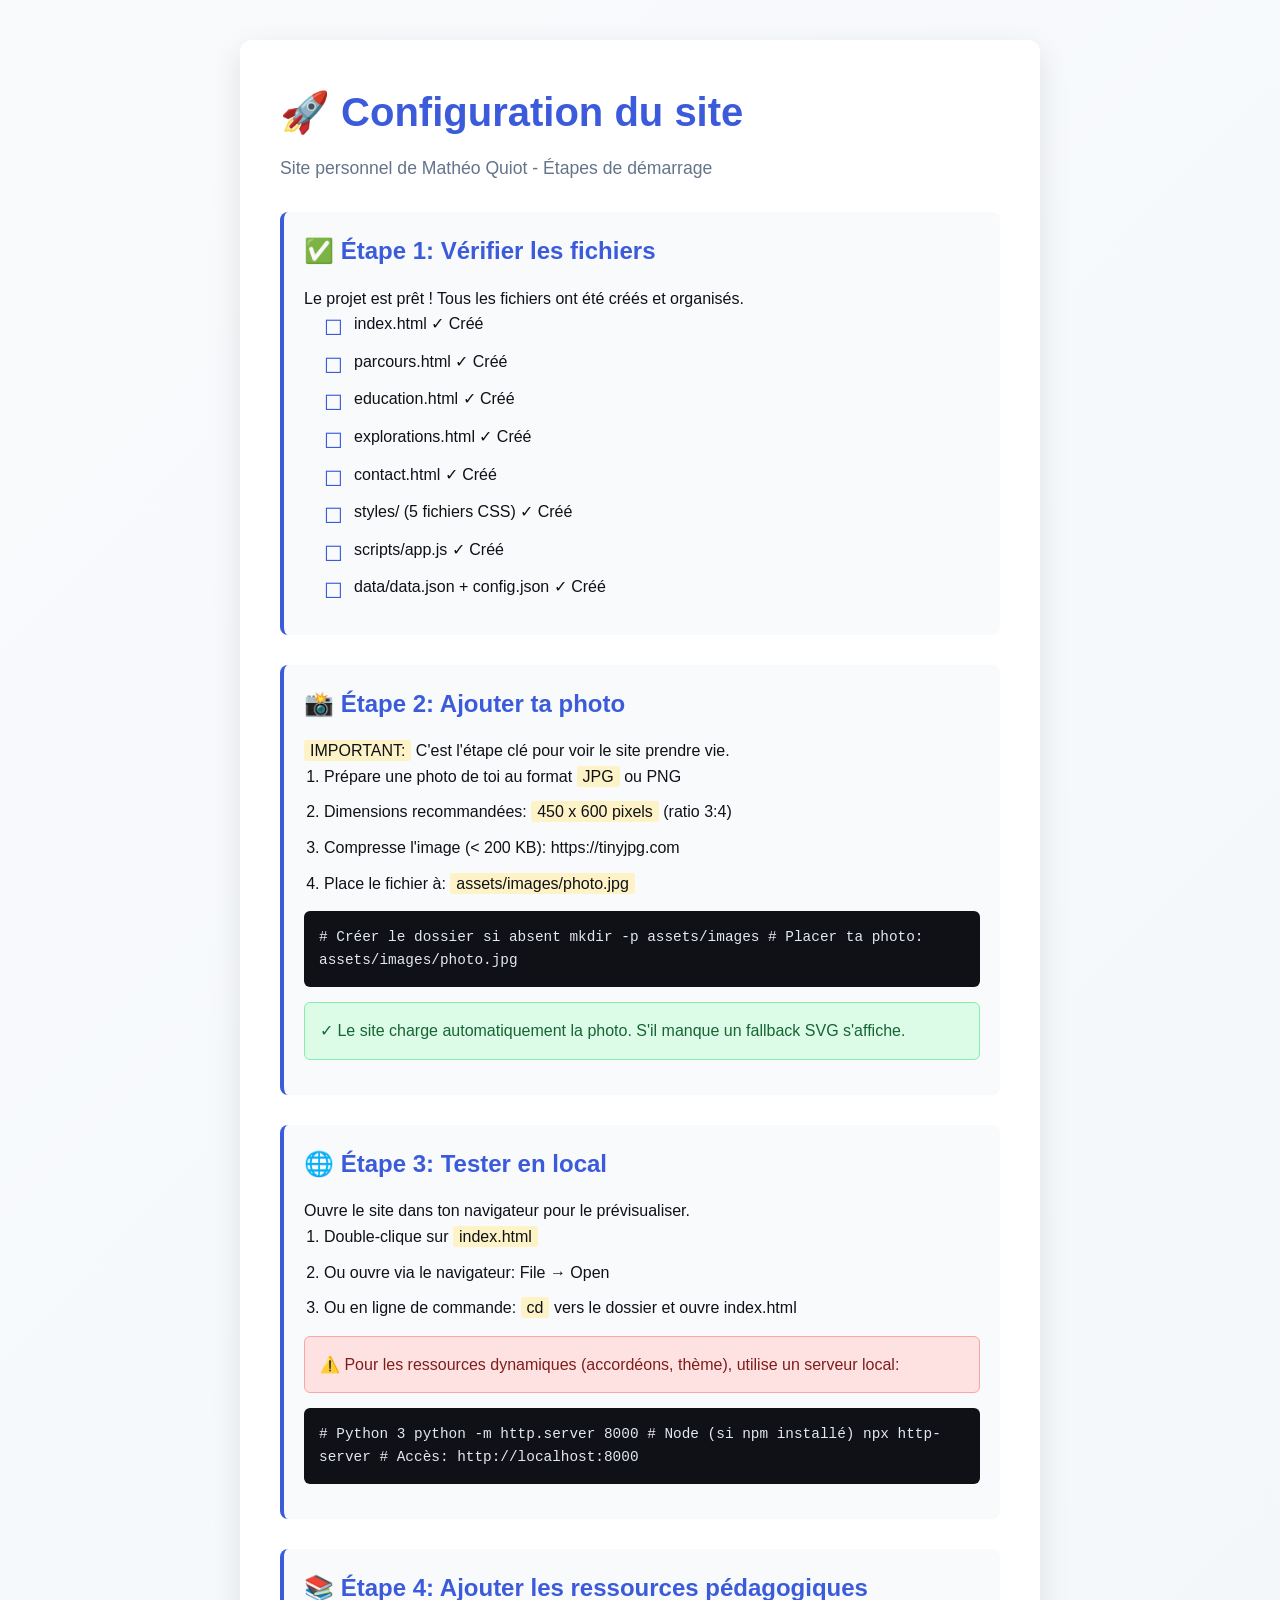
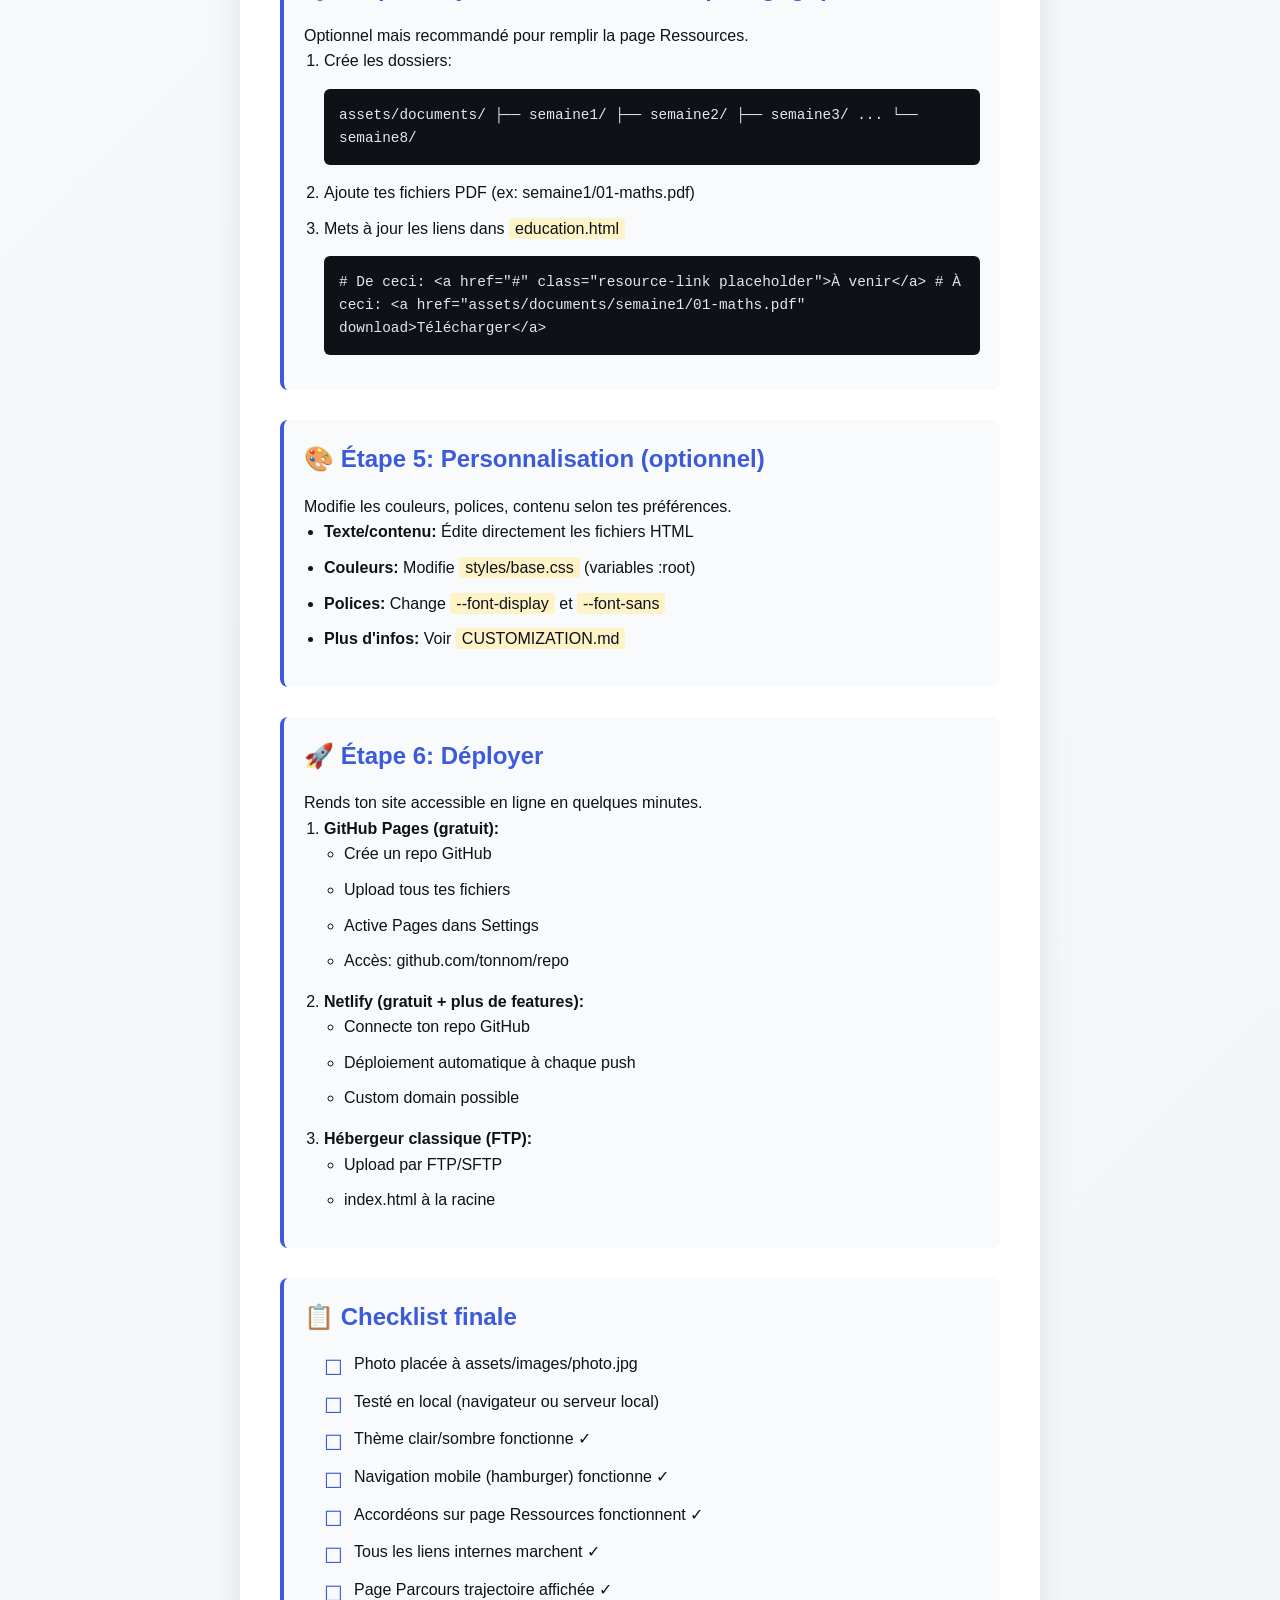
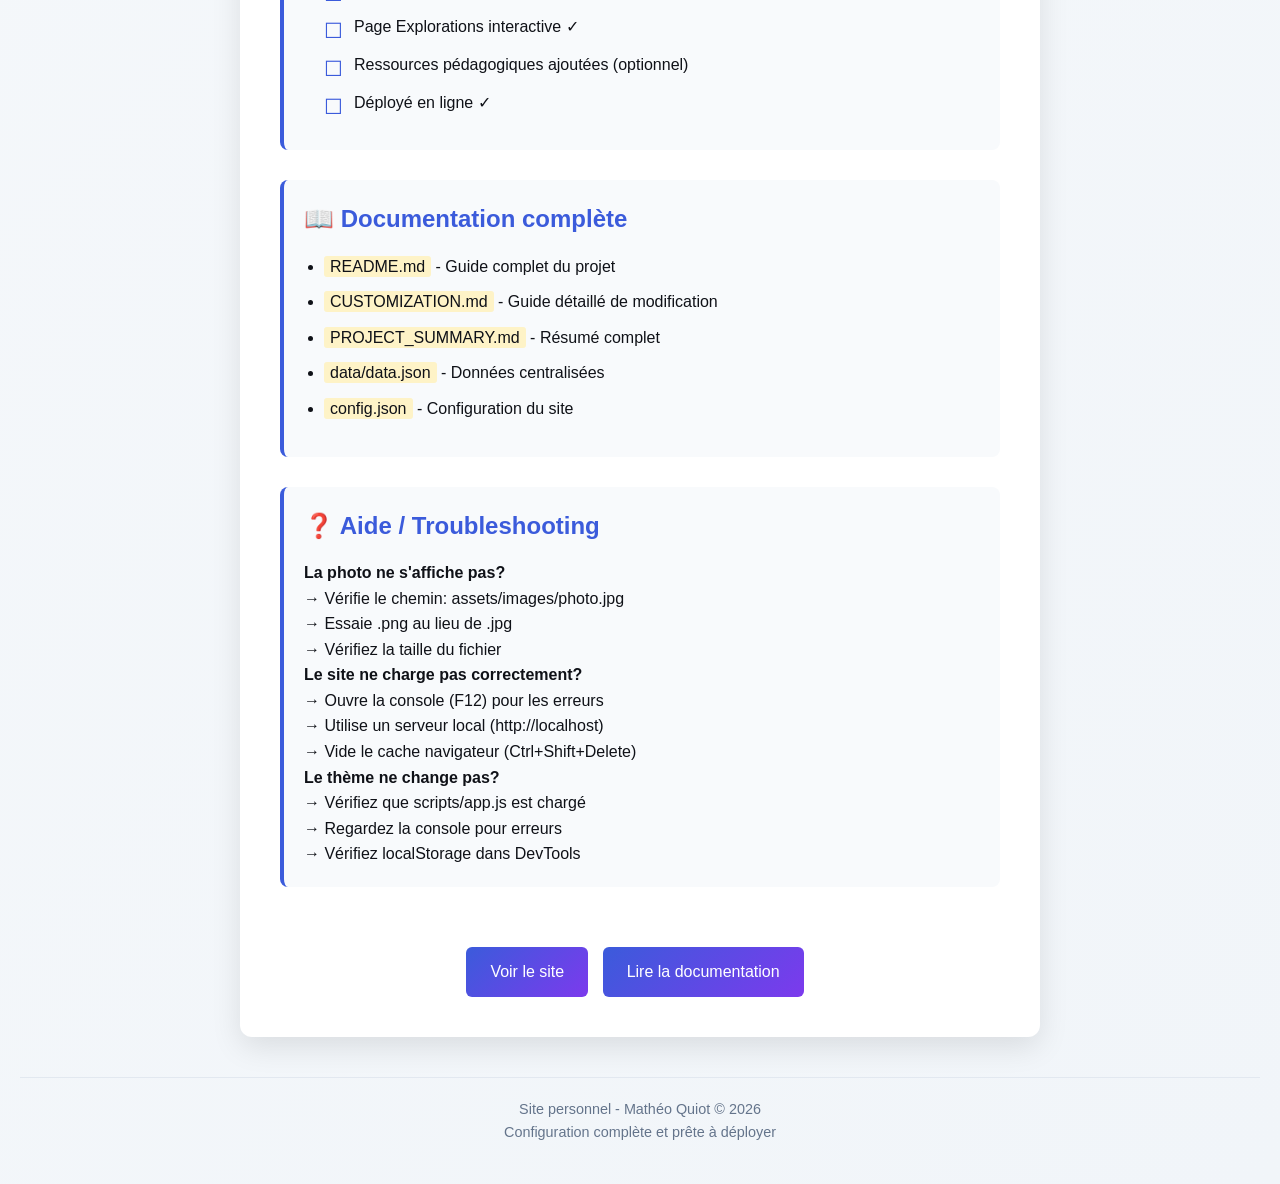
<file: docs/SETUP.html>
<!DOCTYPE html>
<html lang="fr">
<head>
  <meta charset="UTF-8">
  <meta name="viewport" content="width=device-width, initial-scale=1.0">
  <title>Configuration - Site Mathéo Quiot</title>
  <style>
    * { margin: 0; padding: 0; box-sizing: border-box; }
    body {
      font-family: -apple-system, BlinkMacSystemFont, 'Segoe UI', 'Helvetica Neue', sans-serif;
      background: linear-gradient(135deg, #f8fafc 0%, #f1f5f9 100%);
      color: #0f1117;
      line-height: 1.6;
      padding: 40px 20px;
    }
    .container {
      max-width: 800px;
      margin: 0 auto;
      background: white;
      padding: 40px;
      border-radius: 12px;
      box-shadow: 0 10px 30px rgba(0, 0, 0, 0.1);
    }
    h1 {
      color: #3b5bdb;
      margin-bottom: 10px;
      font-size: 2.5rem;
    }
    .subtitle {
      color: #64748b;
      margin-bottom: 30px;
      font-size: 1.1rem;
    }
    .section {
      margin-bottom: 30px;
      padding: 20px;
      background: #f8fafc;
      border-radius: 8px;
      border-left: 4px solid #3b5bdb;
    }
    .section h2 {
      color: #3b5bdb;
      margin-bottom: 15px;
      font-size: 1.5rem;
    }
    .section ol, .section ul {
      margin-left: 20px;
      margin-bottom: 15px;
    }
    .section li {
      margin-bottom: 10px;
    }
    .code-block {
      background: #0f1117;
      color: #e2e8f0;
      padding: 15px;
      border-radius: 6px;
      font-family: 'Monaco', monospace;
      font-size: 0.9rem;
      overflow-x: auto;
      margin: 15px 0;
    }
    .highlight {
      background: #fef3c7;
      padding: 2px 6px;
      border-radius: 3px;
      font-weight: 500;
    }
    .button {
      display: inline-block;
      padding: 12px 24px;
      background: linear-gradient(135deg, #3b5bdb, #7c3aed);
      color: white;
      text-decoration: none;
      border-radius: 6px;
      margin-top: 20px;
      margin-right: 10px;
      transition: transform 0.2s;
    }
    .button:hover {
      transform: translateY(-2px);
    }
    .warning {
      background: #fee2e2;
      border: 1px solid #fca5a5;
      padding: 15px;
      border-radius: 6px;
      color: #7f1d1d;
      margin: 15px 0;
    }
    .success {
      background: #dcfce7;
      border: 1px solid #86efac;
      padding: 15px;
      border-radius: 6px;
      color: #166534;
      margin: 15px 0;
    }
    .checklist {
      list-style: none;
      margin-left: 0;
    }
    .checklist li {
      padding-left: 30px;
      position: relative;
      margin-bottom: 12px;
    }
    .checklist li::before {
      content: "☐";
      position: absolute;
      left: 0;
      font-size: 1.3rem;
      color: #3b5bdb;
    }
    footer {
      text-align: center;
      margin-top: 40px;
      padding-top: 20px;
      border-top: 1px solid #e2e8f0;
      color: #64748b;
      font-size: 0.9rem;
    }
  </style>
</head>
<body>

<div class="container">
  <h1>🚀 Configuration du site</h1>
  <p class="subtitle">Site personnel de Mathéo Quiot - Étapes de démarrage</p>

  <!-- étape 1 -->
  <div class="section">
    <h2>✅ Étape 1: Vérifier les fichiers</h2>
    <p>Le projet est prêt ! Tous les fichiers ont été créés et organisés.</p>
    <ul class="checklist">
      <li>index.html ✓ Créé</li>
      <li>parcours.html ✓ Créé</li>
      <li>education.html ✓ Créé</li>
      <li>explorations.html ✓ Créé</li>
      <li>contact.html ✓ Créé</li>
      <li>styles/ (5 fichiers CSS) ✓ Créé</li>
      <li>scripts/app.js ✓ Créé</li>
      <li>data/data.json + config.json ✓ Créé</li>
    </ul>
  </div>

  <!-- étape 2 -->
  <div class="section">
    <h2>📸 Étape 2: Ajouter ta photo</h2>
    <p><span class="highlight">IMPORTANT:</span> C'est l'étape clé pour voir le site prendre vie.</p>
    <ol>
      <li>Prépare une photo de toi au format <span class="highlight">JPG</span> ou PNG</li>
      <li>Dimensions recommandées: <span class="highlight">450 x 600 pixels</span> (ratio 3:4)</li>
      <li>Compresse l'image (< 200 KB): https://tinyjpg.com</li>
      <li>Place le fichier à: <span class="highlight">assets/images/photo.jpg</span></li>
    </ol>
    <div class="code-block">
# Créer le dossier si absent
mkdir -p assets/images
# Placer ta photo: assets/images/photo.jpg
    </div>
    <div class="success">
      ✓ Le site charge automatiquement la photo. S'il manque un fallback SVG s'affiche.
    </div>
  </div>

  <!-- étape 3 -->
  <div class="section">
    <h2>🌐 Étape 3: Tester en local</h2>
    <p>Ouvre le site dans ton navigateur pour le prévisualiser.</p>
    <ol>
      <li>Double-clique sur <span class="highlight">index.html</span></li>
      <li>Ou ouvre via le navigateur: File → Open</li>
      <li>Ou en ligne de commande: <span class="highlight">cd</span> vers le dossier et ouvre index.html</li>
    </ol>
    <div class="warning">
      ⚠️ Pour les ressources dynamiques (accordéons, thème), utilise un serveur local:
    </div>
    <div class="code-block">
# Python 3
python -m http.server 8000

# Node (si npm installé)  
npx http-server

# Accès: http://localhost:8000
    </div>
  </div>

  <!-- étape 4 -->
  <div class="section">
    <h2>📚 Étape 4: Ajouter les ressources pédagogiques</h2>
    <p>Optionnel mais recommandé pour remplir la page Ressources.</p>
    <ol>
      <li>Crée les dossiers:
        <div class="code-block">
assets/documents/
├── semaine1/
├── semaine2/
├── semaine3/
...
└── semaine8/
        </div>
      </li>
      <li>Ajoute tes fichiers PDF (ex: semaine1/01-maths.pdf)</li>
      <li>Mets à jour les liens dans <span class="highlight">education.html</span>
        <div class="code-block">
# De ceci:
&lt;a href="#" class="resource-link placeholder"&gt;À venir&lt;/a&gt;

# À ceci:
&lt;a href="assets/documents/semaine1/01-maths.pdf" download&gt;Télécharger&lt;/a&gt;
        </div>
      </li>
    </ol>
  </div>

  <!-- étape 5 -->
  <div class="section">
    <h2>🎨 Étape 5: Personnalisation (optionnel)</h2>
    <p>Modifie les couleurs, polices, contenu selon tes préférences.</p>
    <ul>
      <li><strong>Texte/contenu:</strong> Édite directement les fichiers HTML</li>
      <li><strong>Couleurs:</strong> Modifie <span class="highlight">styles/base.css</span> (variables :root)</li>
      <li><strong>Polices:</strong> Change <span class="highlight">--font-display</span> et <span class="highlight">--font-sans</span></li>
      <li><strong>Plus d'infos:</strong> Voir <span class="highlight">CUSTOMIZATION.md</span></li>
    </ul>
  </div>

  <!-- étape 6 -->
  <div class="section">
    <h2>🚀 Étape 6: Déployer</h2>
    <p>Rends ton site accessible en ligne en quelques minutes.</p>
    <ol>
      <li><strong>GitHub Pages (gratuit):</strong>
        <ul>
          <li>Crée un repo GitHub</li>
          <li>Upload tous tes fichiers</li>
          <li>Active Pages dans Settings</li>
          <li>Accès: github.com/tonnom/repo</li>
        </ul>
      </li>
      <li><strong>Netlify (gratuit + plus de features):</strong>
        <ul>
          <li>Connecte ton repo GitHub</li>
          <li>Déploiement automatique à chaque push</li>
          <li>Custom domain possible</li>
        </ul>
      </li>
      <li><strong>Hébergeur classique (FTP):</strong>
        <ul>
          <li>Upload par FTP/SFTP</li>
          <li>index.html à la racine</li>
        </ul>
      </li>
    </ol>
  </div>

  <!-- checklist finale -->
  <div class="section">
    <h2>📋 Checklist finale</h2>
    <ul class="checklist">
      <li>Photo placée à assets/images/photo.jpg</li>
      <li>Testé en local (navigateur ou serveur local)</li>
      <li>Thème clair/sombre fonctionne ✓</li>
      <li>Navigation mobile (hamburger) fonctionne ✓</li>
      <li>Accordéons sur page Ressources fonctionnent ✓</li>
      <li>Tous les liens internes marchent ✓</li>
      <li>Page Parcours trajectoire affichée ✓</li>
      <li>Page Explorations interactive ✓</li>
      <li>Ressources pédagogiques ajoutées (optionnel)</li>
      <li>Déployé en ligne ✓</li>
    </ul>
  </div>

  <!-- ressources -->
  <div class="section">
    <h2>📖 Documentation complète</h2>
    <ul>
      <li><span class="highlight">README.md</span> - Guide complet du projet</li>
      <li><span class="highlight">CUSTOMIZATION.md</span> - Guide détaillé de modification</li>
      <li><span class="highlight">PROJECT_SUMMARY.md</span> - Résumé complet</li>
      <li><span class="highlight">data/data.json</span> - Données centralisées</li>
      <li><span class="highlight">config.json</span> - Configuration du site</li>
    </ul>
  </div>

  <!-- aide -->
  <div class="section">
    <h2>❓ Aide / Troubleshooting</h2>
    <p><strong>La photo ne s'affiche pas?</strong><br>
      → Vérifie le chemin: assets/images/photo.jpg<br>
      → Essaie .png au lieu de .jpg<br>
      → Vérifiez la taille du fichier
    </p>
    <p><strong>Le site ne charge pas correctement?</strong><br>
      → Ouvre la console (F12) pour les erreurs<br>
      → Utilise un serveur local (http://localhost)<br>
      → Vide le cache navigateur (Ctrl+Shift+Delete)
    </p>
    <p><strong>Le thème ne change pas?</strong><br>
      → Vérifiez que scripts/app.js est chargé<br>
      → Regardez la console pour erreurs<br>
      → Vérifiez localStorage dans DevTools
    </p>
  </div>

  <!-- appel à action -->
  <div style="text-align: center; margin-top: 40px;">
    <a href="index.html" class="button">Voir le site</a>
    <a href="README.md" class="button">Lire la documentation</a>
  </div>
</div>

<footer>
  Site personnel - Mathéo Quiot © 2026<br>
  Configuration complète et prête à déployer
</footer>

</body>
</html>
</file>
<file: docs/styles/base.css>
/* ============================================
   MATHÉO QUIOT - DESIGN SYSTEM
   Sophistiqué, profond, immersif
   Palette: Bleu, Violet, Indigo
   ============================================ */

:root {
  /* Palette principale */
  --bleu-primaire: #3b5bdb;
  --bleu-clair: #4c6ef5;
  --violet-primaire: #7c3aed;
  --indigo: #6366f1;
  --indigo-sombre: #4f46e5;
  
  /* Accent et nuances */
  --accentue: #2563eb;
  --frost: #f0f9ff;
  
  /* Neutres et fonds */
  --noir-profond: #0a0e27;
  --noir-secondaire: #0f1729;
  --gris-sombre: #1a1f3a;
  --gris-moyen: #2d3748;
  --gris-clair: #e2e8f0;
  --blanc-pur: #ffffff;
  --blanc-cassé: #f8fafc;
  
  /* Modes de thème */
  --bg-primaire: var(--blanc-cassé);
  --bg-secondaire: var(--blanc-pur);
  --fg-primaire: var(--noir-profond);
  --fg-secondaire: #475569;
  --fg-tertiaire: #64748b;
  --border-color: #e2e8f0;
  --shadow-sm: 0 1px 2px rgba(15, 23, 42, 0.05);
  --shadow-md: 0 4px 6px rgba(15, 23, 42, 0.07);
  --shadow-lg: 0 10px 25px rgba(15, 23, 42, 0.1);
  --shadow-xl: 0 20px 40px rgba(15, 23, 42, 0.15);
  
  /* Mode sombre appliqué */
  --dark-bg-primaire: var(--noir-profond);
  --dark-bg-secondaire: var(--noir-secondaire);
  --dark-fg-primaire: #f1f5f9;
  --dark-fg-secondaire: #cbd5e1;
  --dark-border-color: #334155;
  --dark-shadow-sm: 0 1px 2px rgba(0, 0, 0, 0.3);
  --dark-shadow-md: 0 4px 6px rgba(0, 0, 0, 0.4);
  --dark-shadow-lg: 0 10px 25px rgba(0, 0, 0, 0.5);
  
  /* Typographie */
  --font-display: 'Georgia', 'Garamond', 'Cambria', serif;
  --font-sans: -apple-system, BlinkMacSystemFont, 'Segoe UI', 'Helvetica Neue', sans-serif;
  --font-mono: 'Monaco', 'Menlo', 'Ubuntu Mono', monospace;
  
  /* Espacements */
  --space-xs: 0.5rem;
  --space-sm: 1rem;
  --space-md: 1.5rem;
  --space-lg: 2rem;
  --space-xl: 3rem;
  --space-2xl: 4rem;
  --space-3xl: 5rem;
  
  /* Transitions */
  --ease-in-out: cubic-bezier(0.4, 0, 0.2, 1);
  --ease-out: cubic-bezier(0.16, 1, 0.3, 1);
  --ease-in: cubic-bezier(0.7, 0, 1, 0.3);
  --duration-fast: 150ms;
  --duration-normal: 300ms;
  --duration-slow: 500ms;
  --duration-slower: 700ms;
}

/* Mode sombre */
[data-theme="dark"] {
  --bg-primaire: var(--noir-profond);
  --bg-secondaire: var(--noir-secondaire);
  --fg-primaire: var(--dark-fg-primaire);
  --fg-secondaire: var(--dark-fg-secondaire);
  --fg-tertiaire: #94a3b8;
  --border-color: var(--dark-border-color);
  --shadow-sm: var(--dark-shadow-sm);
  --shadow-md: var(--dark-shadow-md);
  --shadow-lg: var(--dark-shadow-lg);
  --frost: #0f172a;
}

/* ========== RESET GLOBAL ========== */
* {
  margin: 0;
  padding: 0;
  box-sizing: border-box;
}

html {
  scroll-behavior: smooth;
  -webkit-font-smoothing: antialiased;
  -moz-osx-font-smoothing: grayscale;
}

body {
  font-family: var(--font-sans);
  background: var(--bg-primaire);
  color: var(--fg-primaire);
  line-height: 1.65;
  font-size: 16px;
  transition: background-color var(--duration-normal) var(--ease-in-out),
              color var(--duration-normal) var(--ease-in-out);
  overflow-x: hidden;
}

/* ========== TYPOGRAPHIE ========== */
h1, h2, h3, h4, h5, h6 {
  font-family: var(--font-display);
  line-height: 1.2;
  margin-bottom: var(--space-md);
  font-weight: 600;
}

h1 {
  font-size: 3.5rem;
  letter-spacing: -0.03em;
  background: linear-gradient(135deg, var(--bleu-clair), var(--violet-primaire));
  -webkit-background-clip: text;
  -webkit-text-fill-color: transparent;
  background-clip: text;
  margin-bottom: var(--space-lg);
}

h2 {
  font-size: 2.5rem;
  letter-spacing: -0.02em;
  margin-bottom: var(--space-lg);
  color: var(--fg-primaire);
}

h3 {
  font-size: 1.75rem;
  margin-bottom: var(--space-md);
}

h4 {
  font-size: 1.25rem;
  margin-bottom: var(--space-sm);
}

p {
  font-size: 1rem;
  color: var(--fg-secondary);
  margin-bottom: var(--space-md);
  line-height: 1.75;
  max-width: 65ch;
}

strong {
  font-weight: 700;
  color: var(--fg-primaire);
}

em {
  font-style: italic;
  color: var(--indigo);
}

a {
  color: var(--bleu-clair);
  text-decoration: none;
  transition: color var(--duration-fast) var(--ease-in-out);
  position: relative;
}

a:hover {
  color: var(--violet-primaire);
}

/* ========== CONTENEURS ========== */
.container {
  max-width: 1400px;
  margin: 0 auto;
  padding: 0 var(--space-lg);
}

.container-narrow {
  max-width: 900px;
  margin: 0 auto;
  padding: 0 var(--space-lg);
}

.container-full {
  width: 100%;
  padding: 0 var(--space-lg);
}

section {
  padding: var(--space-3xl) 0;
  position: relative;
}

/* ========== NAVIGATION ========== */
nav {
  position: fixed;
  top: 0;
  left: 0;
  right: 0;
  height: 75px;
  background: rgba(248, 250, 252, 0.92);
  backdrop-filter: blur(20px);
  border-bottom: 2px solid transparent;
  background-image: 
    linear-gradient(rgba(248, 250, 252, 0.92), rgba(248, 250, 252, 0.92)),
    linear-gradient(90deg, #3b5bdb, #7c3aed, #6366f1, #3b5bdb);
  background-origin: padding-box, border-box;
  background-clip: padding-box, border-box;
  z-index: 1000;
  display: flex;
  align-items: center;
  justify-content: space-between;
  padding: 0 var(--space-lg);
  transition: all var(--duration-normal) var(--ease-in-out));
}

[data-theme="dark"] nav {
  background: rgba(10, 14, 39, 0.92);
  background-image: 
    linear-gradient(rgba(10, 14, 39, 0.92), rgba(10, 14, 39, 0.92)),
    linear-gradient(90deg, #3b5bdb, #7c3aed, #6366f1, #3b5bdb);
  background-origin: padding-box, border-box;
  background-clip: padding-box, border-box;
}

.nav-logo {
  font-family: var(--font-display);
  font-size: 1.3rem;
  font-weight: 700;
  letter-spacing: -0.5px;
  white-space: nowrap;
  cursor: pointer;
  display: flex;
  align-items: center;
  justify-content: center;
  text-decoration: none;
  transition: all var(--duration-normal) var(--ease-in-out);
}

.nav-logo:hover {
  transform: translateY(-2px);
}

.logo-svg {
  width: 40px;
  height: 40px;
  filter: drop-shadow(0 1px 3px rgba(59, 91, 219, 0.08));
  transition: all var(--duration-normal) var(--ease-in-out);
}

.nav-logo:hover .logo-svg {
  filter: drop-shadow(0 6px 16px rgba(124, 58, 237, 0.18));
}

.nav-links {
  display: flex;
  list-style: none;
  gap: var(--space-lg);
  align-items: center;
}

.nav-links a {
  font-size: 0.95rem;
  font-weight: 500;
  color: var(--fg-tertiaire);
  position: relative;
  padding-bottom: 2px;
  transition: color var(--duration-fast) var(--ease-in-out));
}

.nav-links a::after {
  content: '';
  position: absolute;
  bottom: -2px;
  left: 0;
  width: 0;
  height: 2px;
  background: linear-gradient(90deg, var(--bleu-clair), var(--violet-primaire));
  transition: width var(--duration-normal) var(--ease-in-out));
}

.nav-links a:hover,
.nav-links a.active {
  color: var(--bleu-clair);
}

.nav-links a:hover::after,
.nav-links a.active::after {
  width: 100%;
}

/* Traînée du curseur dans la nav */
.cursor-trail-particle {
  position: fixed;
  width: 8px;
  height: 8px;
  border-radius: 50%;
  pointer-events: none;
  background: radial-gradient(circle, rgba(59, 91, 219, 0.8), rgba(124, 58, 237, 0.4));
  box-shadow: 0 0 12px rgba(124, 58, 237, 0.6);
  transform: translate(-50%, -50%);
  animation: particleFloat 0.6s ease-out forwards;
  z-index: 999;
}

@keyframes particleFloat {
  0% {
    opacity: 1;
    transform: translate(-50%, -50%) scale(1);
  }
  100% {
    opacity: 0;
    transform: translate(-50%, -80%) scale(0.5);
  }
}

.cursor-trail-particle.fade-out {
  animation: particleFade 0.3s ease-out forwards;
}

@keyframes particleFade {
  0% {
    opacity: 1;
  }
  100% {
    opacity: 0;
  }
}

.nav-controls {
  display: flex;
  gap: var(--space-md);
  align-items: center;
}

.theme-toggle,
.menu-toggle {
  background: none;
  border: none;
  cursor: pointer;
  padding: var(--space-xs);
  color: var(--fg-secondary);
  transition: all var(--duration-fast) var(--ease-in-out));
  font-size: 1.2rem;
  display: flex;
  align-items: center;
  justify-content: center;
  width: 44px;
  height: 44px;
  border-radius: 8px;
}

.theme-toggle:hover,
.menu-toggle:hover {
  background: var(--frost);
  color: var(--bleu-clair);
}

[data-theme="dark"] .theme-toggle:hover,
[data-theme="dark"] .menu-toggle:hover {
  background: rgba(255, 255, 255, 0.08);
}

.menu-toggle {
  display: none;
  flex-direction: column;
  gap: 5px;
}

.menu-toggle span {
  width: 24px;
  height: 2px;
  background: currentColor;
  transition: all var(--duration-normal) var(--ease-in-out));
  border-radius: 1px;
}

.menu-toggle.active span:nth-child(1) {
  transform: rotate(45deg) translateY(9px);
}

.menu-toggle.active span:nth-child(2) {
  opacity: 0;
}

.menu-toggle.active span:nth-child(3) {
  transform: rotate(-45deg) translateY(-9px);
}

/* ========== BOUTONS ========== */
.btn {
  display: inline-block;
  padding: 12px 28px;
  border: 1px solid var(--border-color);
  border-radius: 8px;
  font-size: 0.95rem;
  font-weight: 500;
  cursor: pointer;
  text-decoration: none;
  transition: all var(--duration-normal) var(--ease-in-out));
  background: transparent;
  color: var(--fg-primaire);
  position: relative;
  overflow: hidden;
}

.btn::before {
  content: '';
  position: absolute;
  top: 0;
  left: -100%;
  width: 100%;
  height: 100%;
  background: linear-gradient(90deg, var(--bleu-clair), var(--violet-primaire));
  bottom: 0;
  z-index: -1;
  transition: left var(--duration-normal) var(--ease-in-out));
}

.btn:hover {
  border-color: var(--bleu-clair);
}

.btn-primary {
  background: linear-gradient(135deg, var(--bleu-primaire), var(--violet-primaire));
  border: none;
  color: white;
}

.btn-primary:hover {
  transform: translateY(-2px);
  box-shadow: 0 12px 30px rgba(59, 91, 219, 0.3);
}

.btn-secondary {
  border: 2px solid var(--bleu-clair);
  color: var(--bleu-clair);
}

.btn-secondary:hover {
  background: rgba(59, 91, 219, 0.05);
}

/* ========== ANIMATIONS ========== */
@keyframes fadeIn {
  from {
    opacity: 0;
  }
  to {
    opacity: 1;
  }
}

@keyframes slideInUp {
  from {
    opacity: 0;
    transform: translateY(40px);
  }
  to {
    opacity: 1;
    transform: translateY(0);
  }
}

@keyframes slideInDown {
  from {
    opacity: 0;
    transform: translateY(-40px);
  }
  to {
    opacity: 1;
    transform: translateY(0);
  }
}

@keyframes slideInLeft {
  from {
    opacity: 0;
    transform: translateX(-60px);
  }
  to {
    opacity: 1;
    transform: translateX(0);
  }
}

@keyframes slideInRight {
  from {
    opacity: 0;
    transform: translateX(60px);
  }
  to {
    opacity: 1;
    transform: translateX(0);
  }
}

@keyframes float {
  0%, 100% {
    transform: translateY(0px);
  }
  50% {
    transform: translateY(-10px);
  }
}

@keyframes glow {
  0%, 100% {
    box-shadow: 0 0 20px rgba(59, 91, 219, 0.2);
  }
  50% {
    box-shadow: 0 0 40px rgba(124, 58, 237, 0.4);
  }
}

@keyframes shimmer {
  0% {
    background-position: -1000px 0;
  }
  100% {
    background-position: 1000px 0;
  }
}

.fade-in {
  animation: fadeIn var(--duration-normal) var(--ease-in-out));
}

.slide-in-up {
  animation: slideInUp var(--duration-normal) var(--ease-in-out));
}

.float {
  animation: float 3s ease-in-out infinite;
}

/* ========== RESPONSIVE ========== */
@media (max-width: 1024px) {
  h1 {
    font-size: 2.8rem;
  }

  h2 {
    font-size: 2rem;
  }

  section {
    padding: var(--space-2xl) 0;
  }
}

@media (max-width: 768px) {
  nav {
    height: 65px;
    padding: 0 var(--space-md);
  }

  .nav-links {
    display: none;
    position: absolute;
    top: 65px;
    left: 0;
    right: 0;
    flex-direction: column;
    background: var(--bg-primaire);
    border-bottom: 1px solid var(--border-color);
    padding: var(--space-md);
    gap: var(--space-sm);
    z-index: 999;
  }

  .nav-links.active {
    display: flex;
  }

  .menu-toggle {
    display: flex;
  }

  h1 {
    font-size: 2rem;
  }

  h2 {
    font-size: 1.5rem;
  }

  h3 {
    font-size: 1.25rem;
  }

  .container,
  .container-narrow {
    padding: 0 var(--space-md);
  }

  section {
    padding: var(--space-2xl) 0;
  }
}

@media (max-width: 640px) {
  :root {
    font-size: 14px;
  }

  h1 {
    font-size: 1.75rem;
  }

  h2 {
    font-size: 1.3rem;
  }

  p {
    max-width: 100%;
  }

  .container,
  .container-narrow {
    padding: 0 var(--space-md);
  }

  section {
    padding: var(--space-xl) 0;
  }
}

/* ========== UTILITAIRES ========== */
.glass-effect {
  background: rgba(255, 255, 255, 0.7);
  backdrop-filter: blur(10px);
  border: 1px solid rgba(255, 255, 255, 0.3);
}

[data-theme="dark"] .glass-effect {
  background: rgba(10, 14, 39, 0.6);
  border: 1px solid rgba(148, 163, 184, 0.1);
}

.gradient-text {
  background: linear-gradient(135deg, var(--bleu-clair), var(--violet-primaire));
  -webkit-background-clip: text;
  -webkit-text-fill-color: transparent;
  background-clip: text;
}

.gradient-border {
  border: 1px solid;
  border-image: linear-gradient(135deg, var(--bleu-clair), var(--violet-primaire)) 1;
}

.stack-vertical {
  display: flex;
  flex-direction: column;
  gap: var(--space-md);
}

.stack-horizontal {
  display: flex;
  flex-direction: row;
  gap: var(--space-md);
}

main {
  margin-top: 75px;
}
</file>
<file: docs/styles/home.css>
/* ============================================
   MATHÉO QUIOT - PAGE D'ACCUEIL
   Composition riche, immersive, élégante
   ============================================ */

main {
  background: var(--bg-primaire);
}

/* ========== HERO SECTION ========== */
.hero {
  min-height: 100vh;
  display: flex;
  align-items: center;
  padding: var(--space-3xl) var(--space-lg);
  position: relative;
  overflow: hidden;
}

/* Gradient background subtil */
.hero::before {
  content: '';
  position: absolute;
  top: -50%;
  right: -10%;
  width: 600px;
  height: 600px;
  background: radial-gradient(circle, rgba(59, 91, 219, 0.08) 0%, transparent 70%);
  border-radius: 50%;
  pointer-events: none;
  animation: float 6s ease-in-out infinite;
  z-index: 0;
}

.hero::after {
  content: '';
  position: absolute;
  bottom: -20%;
  left: 5%;
  width: 500px;
  height: 500px;
  background: radial-gradient(circle, rgba(124, 58, 237, 0.08) 0%, transparent 70%);
  border-radius: 50%;
  pointer-events: none;
  animation: float 7s ease-in-out infinite 1s;
  z-index: 0;
}

.hero-content {
  display: grid;
  grid-template-columns: 1fr 1fr;
  gap: var(--space-3xl);
  align-items: center;
  max-width: 1400px;
  margin: 0 auto;
  width: 100%;
  position: relative;
  z-index: 1;
}

/* ========== HERO TEXT ========== */
.hero-text {
  display: flex;
  flex-direction: column;
  gap: var(--space-lg);
  animation: slideInLeft var(--duration-slow) var(--ease-out);
}

.hero-text h1 {
  font-size: 4rem;
  line-height: 1.1;
  margin-bottom: var(--space-md);
  letter-spacing: -0.04em;
}

.hero-subtitle {
  font-size: 1.4rem;
  color: var(--indigo);
  font-weight: 500;
  margin-bottom: var(--space-lg);
}

.hero-description {
  font-size: 1.1rem;
  line-height: 1.8;
  color: var(--fg-secondary);
  max-width: 50ch;
  margin-bottom: var(--space-xl);
}

.hero-description strong {
  color: var(--bleu-clair);
}

.hero-cta {
  display: flex;
  gap: var(--space-md);
  flex-wrap: wrap;
  margin-bottom: var(--space-lg);
}

.hero-stats {
  display: flex;
  gap: var(--space-2xl);
  padding-top: var(--space-lg);
  border-top: 1px solid var(--border-color);
}

.stat {
  display: flex;
  flex-direction: column;
}

.stat-number {
  font-size: 2rem;
  font-weight: 700;
  background: linear-gradient(135deg, var(--bleu-clair), var(--violet-primaire));
  -webkit-background-clip: text;
  -webkit-text-fill-color: transparent;
  background-clip: text;
}

.stat-label {
  font-size: 0.85rem;
  color: var(--fg-tertiaire);
  text-transform: uppercase;
  letter-spacing: 0.05em;
}

/* ========== HERO IMAGE ========== */
.hero-visual {
  position: relative;
  display: flex;
  justify-content: center;
  align-items: center;
  animation: slideInRight var(--duration-slow) var(--ease-out);
}

.image-wrapper {
  position: relative;
  width: 100%;
  max-width: 320px;
  aspect-ratio: 3/4;
}

.image-frame {
  position: relative;
  width: 100%;
  height: 100%;
  border-radius: 16px;
  overflow: hidden;
  box-shadow: 0 30px 60px rgba(59, 91, 219, 0.15);
}

.profile-img {
  width: 100%;
  height: 100%;
  object-fit: cover;
  display: block;
}

/* Effet de glow autour de l'image */
.image-glow {
  position: absolute;
  top: -20px;
  left: -20px;
  right: -20px;
  bottom: -20px;
  background: linear-gradient(135deg, rgba(59, 91, 219, 0.2), rgba(124, 58, 237, 0.2));
  border-radius: 16px;
  opacity: 0;
  animation: glow 3s ease-in-out infinite;
  z-index: -1;
  pointer-events: none;
}

/* Overlay subtil */
.image-overlay {
  position: absolute;
  top: 0;
  left: 0;
  right: 0;
  bottom: 0;
  background: linear-gradient(180deg, rgba(255, 255, 255, 0) 0%, rgba(0, 0, 0, 0.1) 100%);
  pointer-events: none;
  border-radius: 16px;
}

/* Accents géométriques autour de l'image */
.image-accent {
  position: absolute;
  top: -30px;
  right: -30px;
  width: 120px;
  height: 120px;
  background: linear-gradient(135deg, var(--bleu-clair, transparent), rgba(124, 58, 237, 0.1));
  border-radius: 50%;
  z-index: -2;
}

.image-accent2 {
  position: absolute;
  bottom: -40px;
  left: -40px;
  width: 150px;
  height: 150px;
  border: 1px solid rgba(124, 58, 237, 0.2);
  border-radius: 50%;
  z-index: -2;
}

/* ========== SECTION SECONDARY ========== */
.section-highlight {
  margin-top: var(--space-3xl);
  padding: var(--space-2xl);
  background: var(--frost);
  border-radius: 12px;
  border: 1px solid var(--border-color);
}

[data-theme="dark"] .section-highlight {
  background: rgba(255, 255, 255, 0.02);
  border-color: var(--dark-border-color);
}

.highlight-title {
  font-size: 0.9rem;
  text-transform: uppercase;
  letter-spacing: 0.1em;
  color: var(--indigo);
  font-weight: 600;
  margin-bottom: var(--space-md);
}

.highlight-content {
  display: grid;
  grid-template-columns: repeat(auto-fit, minmax(200px, 1fr));
  gap: var(--space-lg);
}

.highlight-item {
  display: flex;
  flex-direction: column;
  gap: var(--space-sm);
}

.highlight-item-title {
  font-weight: 600;
  color: var(--fg-primaire);
}

.highlight-item-desc {
  font-size: 0.9rem;
  color: var(--fg-tertiaire);
  line-height: 1.6;
}

/* ========== SECTION EXPLORATIONS ========== */
.explorations {
  padding: var(--space-3xl) 0;
  border-top: 1px solid var(--border-color);
  margin-top: var(--space-3xl);
}

.explorations-title {
  margin-bottom: var(--space-2xl);
}

.explorations-grid {
  display: grid;
  grid-template-columns: repeat(auto-fit, minmax(280px, 1fr));
  gap: var(--space-lg);
}

.exploration-card {
  padding: var(--space-lg);
  background: var(--bg-secondaire);
  border: 1px solid var(--border-color);
  border-radius: 12px;
  transition: all var(--duration-normal) var(--ease-in-out));
  cursor: pointer;
  position: relative;
  overflow: hidden;
}

.exploration-card::before {
  content: '';
  position: absolute;
  top: 0;
  left: -100%;
  width: 100%;
  height: 100%;
  background: linear-gradient(90deg, transparent, rgba(59, 91, 219, 0.1), transparent);
  transition: left var(--duration-normal) var(--ease-in-out));
  z-index: 1;
}

.exploration-card:hover {
  border-color: var(--bleu-clair);
  box-shadow: var(--shadow-md);
  transform: translateY(-4px);
}

.exploration-card:hover::before {
  left: 100%;
}

.exploration-icon {
  font-size: 2rem;
  margin-bottom: var(--space-md);
  display: inline-block;
}

.exploration-card h3 {
  margin-bottom: var(--space-sm);
  font-size: 1.25rem;
}

.exploration-card p {
  font-size: 0.95rem;
  color: var(--fg-secondary);
  margin: 0;
}

/* ========== RESPONSIVE ========== */
@media (max-width: 1200px) {
  .hero-content {
    grid-template-columns: 1fr;
    gap: var(--space-2xl);
  }

  .hero-text h1 {
    font-size: 3rem;
  }

  .image-wrapper {
    max-width: 380px;
  }
}

@media (max-width: 768px) {
  .hero {
    min-height: auto;
    padding: var(--space-2xl) var(--space-md);
  }

  .hero-text h1 {
    font-size: 2.2rem;
  }

  .hero-subtitle {
    font-size: 1.1rem;
  }

  .hero-description {
    font-size: 1rem;
  }

  .hero-stats {
    flex-direction: row;
    gap: var(--space-lg);
    border-top: 1px solid var(--border-color);
  }

  .image-wrapper {
    max-width: 100%;
    aspect-ratio: auto;
    margin: var(--space-xl) 0;
  }

  .image-frame {
    max-height: 400px;
  }

  .explorations-grid {
    grid-template-columns: 1fr;
  }
}

@media (max-width: 640px) {
  .hero {
    padding: var(--space-xl) var(--space-md);
  }

  .hero-text h1 {
    font-size: 1.8rem;
  }

  .hero-subtitle {
    font-size: 1rem;
  }

  .hero-cta {
    flex-direction: column;
  }

  .btn {
    width: 100%;
    text-align: center;
  }

  .hero-stats {
    gap: var(--space-md);
  }
}
</file>
<file: docs/styles/contact.css>
/* ============================================
   MATHÉO QUIOT - PAGE CONTACT
   Minimaliste élégant, haut de gamme
   ============================================ */

.contact-section {
  padding: var(--space-3xl) 0;
}

.contact-header {
  margin-bottom: var(--space-3xl);
  animation: slideInUp var(--duration-normal) var(--ease-out));
}

.contact-header h2 {
  margin-bottom: var(--space-sm);
}

.contact-intro {
  font-size: 1.05rem;
  color: var(--fg-secondary);
  max-width: 65ch;
}

/* ========== CONTACTS GRID ========== */
.contacts-grid {
  display: grid;
  grid-template-columns: repeat(auto-fit, minmax(300px, 1fr));
  gap: var(--space-2xl);
  margin: var(--space-2xl) 0;
}

.contact-card {
  padding: var(--space-2xl);
  background: var(--bg-secondaire);
  border: 1px solid var(--border-color);
  border-radius: 12px;
  transition: all var(--duration-normal) var(--ease-in-out));
  animation: slideInUp var(--duration-normal) var(--ease-out));
  position: relative;
  overflow: hidden;
}

.contact-card:nth-child(1) { animation-delay: 0.1s; }
.contact-card:nth-child(2) { animation-delay: 0.2s; }
.contact-card:nth-child(3) { animation-delay: 0.3s; }

.contact-card::before {
  content: '';
  position: absolute;
  top: 0;
  left: -100%;
  width: 100%;
  height: 100%;
  background: linear-gradient(90deg, transparent, rgba(59, 91, 219, 0.1), transparent);
  transition: left var(--duration-normal) var(--ease-in-out));
  z-index: 1;
}

.contact-card:hover {
  border-color: var(--bleu-clair);
  box-shadow: var(--shadow-lg);
  transform: translateY(-8px);
}

.contact-card:hover::before {
  left: 100%;
}

/* ========== CONTACT INFO ========== */
.contact-type {
  font-size: 0.85rem;
  text-transform: uppercase;
  letter-spacing: 0.1em;
  color: var(--indigo);
  font-weight: 600;
  margin-bottom: var(--space-md);
  position: relative;
  z-index: 2;
}

.contact-card h3 {
  margin-bottom: var(--space-sm);
  position: relative;
  z-index: 2;
}

.contact-value {
  font-size: 1.1rem;
  color: var(--fg-secundary);
  word-break: break-all;
  margin-bottom: var(--space-lg);
  font-family: var(--font-mono);
  position: relative;
  z-index: 2;
}

/* ========== CTA BUTTONS ========== */
.contact-actions {
  display: flex;
  flex-direction: column;
  gap: var(--space-sm);
  position: relative;
  z-index: 2;
}

.contact-btn {
  padding: 12px 20px;
  background: linear-gradient(135deg, var(--bleu-primaire), var(--violet-primaire));
  color: white;
  border: none;
  border-radius: 8px;
  font-size: 0.9rem;
  font-weight: 500;
  cursor: pointer;
  text-decoration: none;
  text-align: center;
  transition: all var(--duration-fast) var(--ease-in-out));
  display: inline-block;
}

.contact-btn:hover {
  transform: translateY(-2px);
  box-shadow: 0 8px 24px rgba(59, 91, 219, 0.3);
}

/* ========== CONTACT NOTE ========== */
.contact-note {
  margin-top: var(--space-3xl);
  padding: var(--space-2xl);
  border-left: 4px solid linear-gradient(180deg, var(--bleu-clair), var(--violet-primaire));
  background: var(--frost);
  border-radius: 8px;
  animation: slideInUp var(--duration-normal) var(--ease-out);
  animation-delay: 0.4s;
}

[data-theme="dark"] .contact-note {
  background: rgba(255, 255, 255, 0.02);
  border-left-color: var(--bleu-clair);
}

.contact-note p {
  margin: 0;
  color: var(--fg-secondary);
}

/* ========== CONTACT FORM (optional future) ========== */
.contact-form {
  margin-top: var(--space-3xl);
  padding: var(--space-2xl);
  background: var(--frost);
  border-radius: 12px;
}

.form-group {
  margin-bottom: var(--space-lg);
}

.form-group label {
  display: block;
  margin-bottom: var(--space-sm);
  font-weight: 500;
  color: var(--fg-primaire);
}

.form-group input,
.form-group textarea {
  width: 100%;
  padding: 12px;
  background: var(--bg-secundaire);
  border: 1px solid var(--border-color);
  border-radius: 8px;
  font-family: var(--font-sans);
  color: var(--fg-primaire);
  font-size: 1rem;
  transition: border-color var(--duration-fast) var(--ease-in-out));
}

.form-group input:focus,
.form-group textarea:focus {
  outline: none;
  border-color: var(--bleu-clair);
  box-shadow: 0 0 0 3px rgba(59, 91, 219, 0.1);
}

.form-group textarea {
  min-height: 120px;
  resize: vertical;
}

.form-submit {
  padding: 12px 32px;
  background: linear-gradient(135deg, var(--bleu-primaire), var(--violet-primaire));
  color: white;
  border: none;
  border-radius: 8px;
  font-size: 0.95rem;
  font-weight: 500;
  cursor: pointer;
  transition: all var(--duration-normal) var(--ease-in-out));
}

.form-submit:hover {
  transform: translateY(-2px);
  box-shadow: 0 8px 24px rgba(59, 91, 219, 0.3);
}

/* ========== RESPONSIVE ========== */
@media (max-width: 1024px) {
  .contacts-grid {
    grid-template-columns: repeat(auto-fit, minmax(250px, 1fr));
  }
}

@media (max-width: 768px) {
  .contact-section {
    padding: var(--space-2xl) 0;
  }

  .contacts-grid {
    grid-template-columns: 1fr;
    gap: var(--space-lg);
  }

  .contact-card {
    padding: var(--space-lg);
  }

  .contact-actions {
    flex-direction: row;
    gap: var(--space-md);
  }

  .contact-btn {
    flex: 1;
  }
}

@media (max-width: 640px) {
  .contact-section {
    padding: var(--space-xl) 0;
  }

  .contact-card {
    padding: var(--space-md);
  }

  .contact-actions {
    flex-direction: column;
    gap: var(--space-sm);
  }

  .contact-note {
    padding: var(--space-lg);
    margin-top: var(--space-2xl);
  }
}
</file>
<file: docs/styles/education.css>
/* ============================================
   MATHÉO QUIOT - PAGE ÉDUCATION
   Archives visuelles, structure claire
   ============================================ */

.education-section {
  padding: var(--space-3xl) 0;
}

.education-header {
  margin-bottom: var(--space-2xl);
  animation: slideInUp var(--duration-normal) var(--ease-out));
}

.education-intro {
  font-size: 1.05rem;
  color: var(--fg-secondary);
  max-width: 65ch;
  margin-bottom: var(--space-lg);
}

/* ========== WEEK CARDS ========== */
.weeks-container {
  display: grid;
  grid-template-columns: repeat(auto-fit, minmax(320px, 1fr));
  gap: var(--space-lg);
  margin-top: var(--space-2xl);
}

.week-card {
  background: var(--bg-secondaire);
  border: 1px solid var(--border-color);
  border-radius: 12px;
  overflow: hidden;
  transition: all var(--duration-normal) var(--ease-in-out));
  animation: slideInUp var(--duration-normal) var(--ease-out));
}

.week-card:nth-child(1) { animation-delay: 0.1s; }
.week-card:nth-child(2) { animation-delay: 0.2s; }
.week-card:nth-child(3) { animation-delay: 0.3s; }
.week-card:nth-child(4) { animation-delay: 0.4s; }
.week-card:nth-child(5) { animation-delay: 0.5s; }
.week-card:nth-child(6) { animation-delay: 0.6s; }
.week-card:nth-child(7) { animation-delay: 0.7s; }
.week-card:nth-child(8) { animation-delay: 0.8s; }

.week-card:hover {
  border-color: var(--bleu-clair);
  box-shadow: var(--shadow-md);
  transform: translateY(-4px);
}

/* ========== WEEK HEADER ========== */
.week-header {
  padding: var(--space-lg);
  background: linear-gradient(135deg, rgba(59, 91, 219, 0.05), rgba(124, 58, 237, 0.05));
  cursor: pointer;
  display: flex;
  justify-content: space-between;
  align-items: center;
  transition: background var(--duration-fast) var(--ease-in-out));
  border-bottom: 1px solid transparent;
}

.week-card:hover .week-header {
  background: linear-gradient(135deg, rgba(59, 91, 219, 0.1), rgba(124, 58, 237, 0.1));
  border-bottom-color: var(--border-color);
}

.week-header-content {
  flex: 1;
}

.week-number {
  font-size: 0.8rem;
  text-transform: uppercase;
  letter-spacing: 0.1em;
  color: var(--indigo);
  font-weight: 600;
  margin-bottom: var(--space-xs);
}

.week-title {
  font-size: 1.1rem;
  font-weight: 600;
  color: var(--fg-primaire);
  margin: 0;
}

.week-toggle {
  width: 24px;
  height: 24px;
  display: flex;
  align-items: center;
  justify-content: center;
  color: var(--indigo);
  font-size: 1rem;
  transition: transform var(--duration-normal) var(--ease-in-out));
  margin-left: var(--space-md);
  flex-shrink: 0;
}

.week-card.active .week-toggle {
  transform: rotate(180deg);
}

/* ========== WEEK CONTENT ========== */
.week-content {
  max-height: 0;
  overflow: hidden;
  transition: max-height var(--duration-normal) var(--ease-in-out));
}

.week-card.active .week-content {
  max-height: 600px;
}

.week-content-inner {
  padding: var(--space-lg);
  border-top: 1px solid var(--border-color);
}

/* ========== RESOURCES ========== */
.resources-list {
  display: flex;
  flex-direction: column;
  gap: var(--space-md);
}

.resource-item {
  display: flex;
  justify-content: space-between;
  align-items: center;
  padding: var(--space-md);
  background: var(--frost);
  border: 1px solid var(--border-color);
  border-radius: 8px;
  transition: all var(--duration-fast) var(--ease-in-out));
}

[data-theme="dark"] .resource-item {
  background: rgba(255, 255, 255, 0.02);
}

.resource-item:hover {
  border-color: var(--bleu-clair);
  background: linear-gradient(135deg, rgba(59, 91, 219, 0.05), rgba(124, 58, 237, 0.05));
}

.resource-info {
  flex: 1;
}

.resource-name {
  font-weight: 500;
  color: var(--fg-primaire);
  font-size: 0.95rem;
  margin-bottom: var(--space-xs);
}

.resource-type {
  font-size: 0.8rem;
  color: var(--fg-tertiaire);
  text-transform: uppercase;
  letter-spacing: 0.05em;
}

.resource-link {
  padding: 6px 14px;
  background: linear-gradient(135deg, var(--bleu-primaire), var(--violet-primaire));
  color: white;
  border: none;
  border-radius: 6px;
  font-size: 0.85rem;
  font-weight: 500;
  cursor: pointer;
  transition: all var(--duration-fast) var(--ease-in-out));
  text-decoration: none;
  white-space: nowrap;
  margin-left: var(--space-md);
}

.resource-link:hover {
  transform: translateY(-2px);
  box-shadow: 0 6px 20px rgba(59, 91, 219, 0.3);
}

.resource-link.placeholder {
  background: transparent;
  border: 1px solid var(--border-color);
  color: var(--fg-tertiaire);
  cursor: default;
}

.resource-link.placeholder:hover {
  transform: none;
  box-shadow: none;
}

/* ========== RESPONSIVE ========== */
@media (max-width: 1024px) {
  .weeks-container {
    grid-template-columns: repeat(auto-fit, minmax(280px, 1fr));
  }
}

@media (max-width: 768px) {
  .weeks-container {
    grid-template-columns: 1fr;
  }

  .resource-item {
    flex-direction: column;
    align-items: flex-start;
    gap: var(--space-md);
  }

  .resource-link {
    margin-left: 0;
    width: 100%;
    text-align: center;
  }
}

@media (max-width: 640px) {
  .education-section {
    padding: var(--space-xl) 0;
  }

  .week-header {
    padding: var(--space-md);
  }

  .week-title {
    font-size: 1rem;
  }

  .week-content-inner {
    padding: var(--space-md);
  }

  .resource-item {
    padding: var(--space-md);
  }
}
</file>
<file: docs/styles/parcours.css>
/* ============================================
   MATHÉO QUIOT - PAGE PARCOURS
   Trajectoire visuelle, constellation biographique
   Interaction riche, profondeur
   ============================================ */

.parcours-section {
  padding: var(--space-3xl) 0;
}

.parcours-header {
  margin-bottom: var(--space-3xl);
  animation: slideInUp var(--duration-normal) var(--ease-out));
}

.parcours-intro {
  font-size: 1.1rem;
  color: var(--fg-secondary);
  max-width: 65ch;
  margin-bottom: var(--space-md);
}

/* ========== TRAJECTOIRE VISUELLE ========== */
.trajectory-container {
  position: relative;
  margin: var(--space-3xl) 0;
  padding: var(--space-2xl);
  background: var(--frost);
  border-radius: 16px;
  border: 1px solid var(--border-color);
  overflow-x: auto;
  overflow-y: visible;
}

[data-theme="dark"] .trajectory-container {
  background: rgba(255, 255, 255, 0.02);
}

.trajectory-timeline {
  position: relative;
  padding: var(--space-2xl) 0;
  min-height: 600px;
}

/* Ligne centrale SVG */
.trajectory-line {
  position: absolute;
  top: 0;
  left: 50%;
  transform: translateX(-50%);
  width: 2px;
  height: 100%;
  background: linear-gradient(180deg, 
    rgba(59, 91, 219, 0.2) 0%,
    rgba(59, 91, 219, 0.5) 50%,
    rgba(124, 58, 237, 0.3) 100%);
  z-index: 1;
}

[data-theme="dark"] .trajectory-line {
  background: linear-gradient(180deg, 
    rgba(76, 110, 245, 0.2) 0%,
    rgba(76, 110, 245, 0.4) 50%,
    rgba(124, 58, 237, 0.2) 100%);
}

/* Conteneur des items */
.trajectory-items {
  position: relative;
  z-index: 2;
}

.trajectory-item {
  margin-bottom: var(--space-2xl);
  opacity: 0;
  animation: slideInUp var(--duration-normal) var(--ease-out)) forwards;
}

/* Délai d'animation pour chaque item */
.trajectory-item:nth-child(1) { animation-delay: 0.1s; }
.trajectory-item:nth-child(2) { animation-delay: 0.2s; }
.trajectory-item:nth-child(3) { animation-delay: 0.3s; }
.trajectory-item:nth-child(4) { animation-delay: 0.4s; }
.trajectory-item:nth-child(5) { animation-delay: 0.5s; }
.trajectory-item:nth-child(6) { animation-delay: 0.6s; }
.trajectory-item:nth-child(7) { animation-delay: 0.7s; }
.trajectory-item:nth-child(8) { animation-delay: 0.8s; }
.trajectory-item:nth-child(9) { animation-delay: 0.9s; }
.trajectory-item:nth-child(10) { animation-delay: 1s; }

/* Alternance gauche/droite */
.trajectory-item:nth-child(odd) .item-content {
  margin-left: 0;
  margin-right: auto;
  width: 45%;
  text-align: right;
}

.trajectory-item:nth-child(even) .item-content {
  margin-left: auto;
  margin-right: 0;
  width: 45%;
  text-align: left;
}

/* Node (point de la trajectoire) */
.trajectory-node {
  position: absolute;
  left: 50%;
  top: 20px;
  transform: translateX(-50%);
  width: 20px;
  height: 20px;
  background: linear-gradient(135deg, var(--bleu-clair), var(--violet-primaire));
  border: 3px solid var(--bg-primaire);
  border-radius: 50%;
  transition: all var(--duration-normal) var(--ease-in-out));
  cursor: pointer;
  box-shadow: 0 0 0 0 rgba(59, 91, 219, 0.2);
}

[data-theme="dark"] .trajectory-node {
  border-color: var(--dark-bg-primaire);
}

.trajectory-item:hover .trajectory-node {
  transform: translateX(-50%) scale(1.5);
  box-shadow: 0 0 0 10px rgba(59, 91, 219, 0.2);
}

/* Ligne de connexion vers le node */
.trajectory-connector {
  position: absolute;
  top: 20px;
  height: 2px;
  background: linear-gradient(90deg, transparent, rgba(59, 91, 219, 0.3), transparent);
  z-index: 0;
}

.trajectory-item:nth-child(odd) .trajectory-connector {
  right: calc(-45% - var(--space-xl));
  width: calc(45% + var(--space-xl));
}

.trajectory-item:nth-child(even) .trajectory-connector {
  left: calc(-45% - var(--space-xl));
  width: calc(45% + var(--space-xl));
}

/* Contenu du card */
.item-content {
  padding: var(--space-lg);
  background: var(--bg-secondaire);
  border: 1px solid var(--border-color);
  border-radius: 12px;
  transition: all var(--duration-normal) var(--ease-in-out));
  cursor: pointer;
  position: relative;
}

.item-content:hover {
  border-color: var(--bleu-clair);
  box-shadow: var(--shadow-md);
  transform: translateY(-4px);
}

.item-year {
  font-size: 0.85rem;
  color: var(--indigo);
  text-transform: uppercase;
  letter-spacing: 0.05em;
  font-weight: 600;
  margin-bottom: var(--space-sm);
}

.item-title {
  font-size: 1.2rem;
  font-weight: 600;
  margin-bottom: var(--space-xs);
  color: var(--fg-primaire);
}

.item-location {
  font-size: 0.9rem;
  color: var(--fg-tertiaire);
  margin-bottom: var(--space-sm);
}

.item-description {
  font-size: 0.95rem;
  color: var(--fg-secondary);
  line-height: 1.6;
  margin-bottom: var(--space-md);
}

.item-type {
  display: inline-block;
  padding: 4px 12px;
  background: linear-gradient(135deg, rgba(59, 91, 219, 0.1), rgba(124, 58, 237, 0.1));
  border: 1px solid var(--border-color);
  border-radius: 20px;
  font-size: 0.8rem;
  font-weight: 500;
  color: var(--indigo);
  margin-bottom: var(--space-md);
}

/* ========== DÉTAILS EXPANDIBLES ========== */
.item-details {
  max-height: 0;
  overflow: hidden;
  transition: max-height var(--duration-normal) var(--ease-in-out));
  padding-top: 0;
}

.trajectory-item.active .item-details {
  max-height: 500px;
  padding-top: var(--space-md);
  border-top: 1px solid var(--border-color);
}

.detail-item {
  margin-bottom: var(--space-md);
  padding-left: var(--space-md);
  border-left: 2px solid var(--bleu-clair);
}

.detail-label {
  font-size: 0.9rem;
  font-weight: 600;
  color: var(--indigo);
  margin-bottom: var(--space-xs);
}

.detail-value {
  font-size: 0.95rem;
  color: var(--fg-secondary);
}

.detail-value strong {
  color: var(--fg-primaire);
}

/* ========== SECTION COMPÉTENCES ========== */
.skills-section {
  margin-top: var(--space-3xl);
  padding-top: var(--space-3xl);
  border-top: 1px solid var(--border-color);
}

.skills-section h3 {
  margin-bottom: var(--space-2xl);
}

.skills-grid {
  display: grid;
  grid-template-columns: repeat(auto-fit, minmax(250px, 1fr));
  gap: var(--space-lg);
}

.skill-category {
  padding: var(--space-lg);
  background: var(--frost);
  border: 1px solid var(--border-color);
  border-radius: 12px;
  transition: all var(--duration-normal) var(--ease-in-out));
}

[data-theme="dark"] .skill-category {
  background: rgba(255, 255, 255, 0.02);
}

.skill-category:hover {
  border-color: var(--violet-primaire);
  box-shadow: var(--shadow-md);
}

.skill-category-title {
  font-weight: 600;
  color: var(--violet-primaire);
  margin-bottom: var(--space-md);
  font-size: 1.1rem;
}

.skill-list {
  display: flex;
  flex-wrap: wrap;
  gap: var(--space-sm);
}

.skill-badge {
  padding: 6px 12px;
  background: linear-gradient(135deg, rgba(59, 91, 219, 0.08), rgba(124, 58, 237, 0.08));
  border: 1px solid rgba(59, 91, 219, 0.2);
  border-radius: 20px;
  font-size: 0.85rem;
  color: var(--fg-secondary);
  transition: all var(--duration-fast) var(--ease-in-out));
}

.skill-badge:hover {
  border-color: var(--bleu-clair);
  color: var(--bleu-clair);
  background: rgba(59, 91, 219, 0.1);
}

/* ========== FILTRES (optionnel) ========== */
.filter-buttons {
  display: flex;
  gap: var(--space-md);
  margin-bottom: var(--space-2xl);
  flex-wrap: wrap;
}

.filter-btn {
  padding: 8px 16px;
  border: 1px solid var(--border-color);
  background: transparent;
  border-radius: 20px;
  cursor: pointer;
  font-size: 0.9rem;
  transition: all var(--duration-fast) var(--ease-in-out));
  color: var(--fg-secondary);
}

.filter-btn:hover,
.filter-btn.active {
  border-color: var(--bleu-clair);
  color: var(--bleu-clair);
  background: rgba(59, 91, 219, 0.05);
}

/* ========== RESPONSIVE ========== */
@media (max-width: 1024px) {
  .trajectory-timeline {
    min-height: 800px;
  }

  .trajectory-item:nth-child(odd) .item-content,
  .trajectory-item:nth-child(even) .item-content {
    width: 40%;
  }
}

@media (max-width: 768px) {
  .trajectory-container {
    padding: var(--space-lg);
  }

  .trajectory-timeline {
    min-height: auto;
    padding: var(--space-2xl) 0;
  }

  .trajectory-item:nth-child(odd) .item-content,
  .trajectory-item:nth-child(even) .item-content {
    width: 100%;
    text-align: left !important;
  }

  .trajectory-connector {
    display: none;
  }

  .trajectory-line {
    left: 15px;
  }

  .trajectory-node {
    left: 15px;
  }

  .trajectory-item:nth-child(odd) .item-content,
  .trajectory-item:nth-child(even) .item-content {
    margin-left: 60px !important;
    margin-right: 0 !important;
  }

  .skills-grid {
    grid-template-columns: 1fr;
  }
}

@media (max-width: 640px) {
  .parcours-section {
    padding: var(--space-xl) 0;
  }

  .trajectory-container {
    padding: var(--space-md);
    border-radius: 8px;
  }

  .filter-buttons {
    gap: var(--space-sm);
  }

  .filter-btn {
    font-size: 0.8rem;
    padding: 6px 12px;
  }
}
</file>
